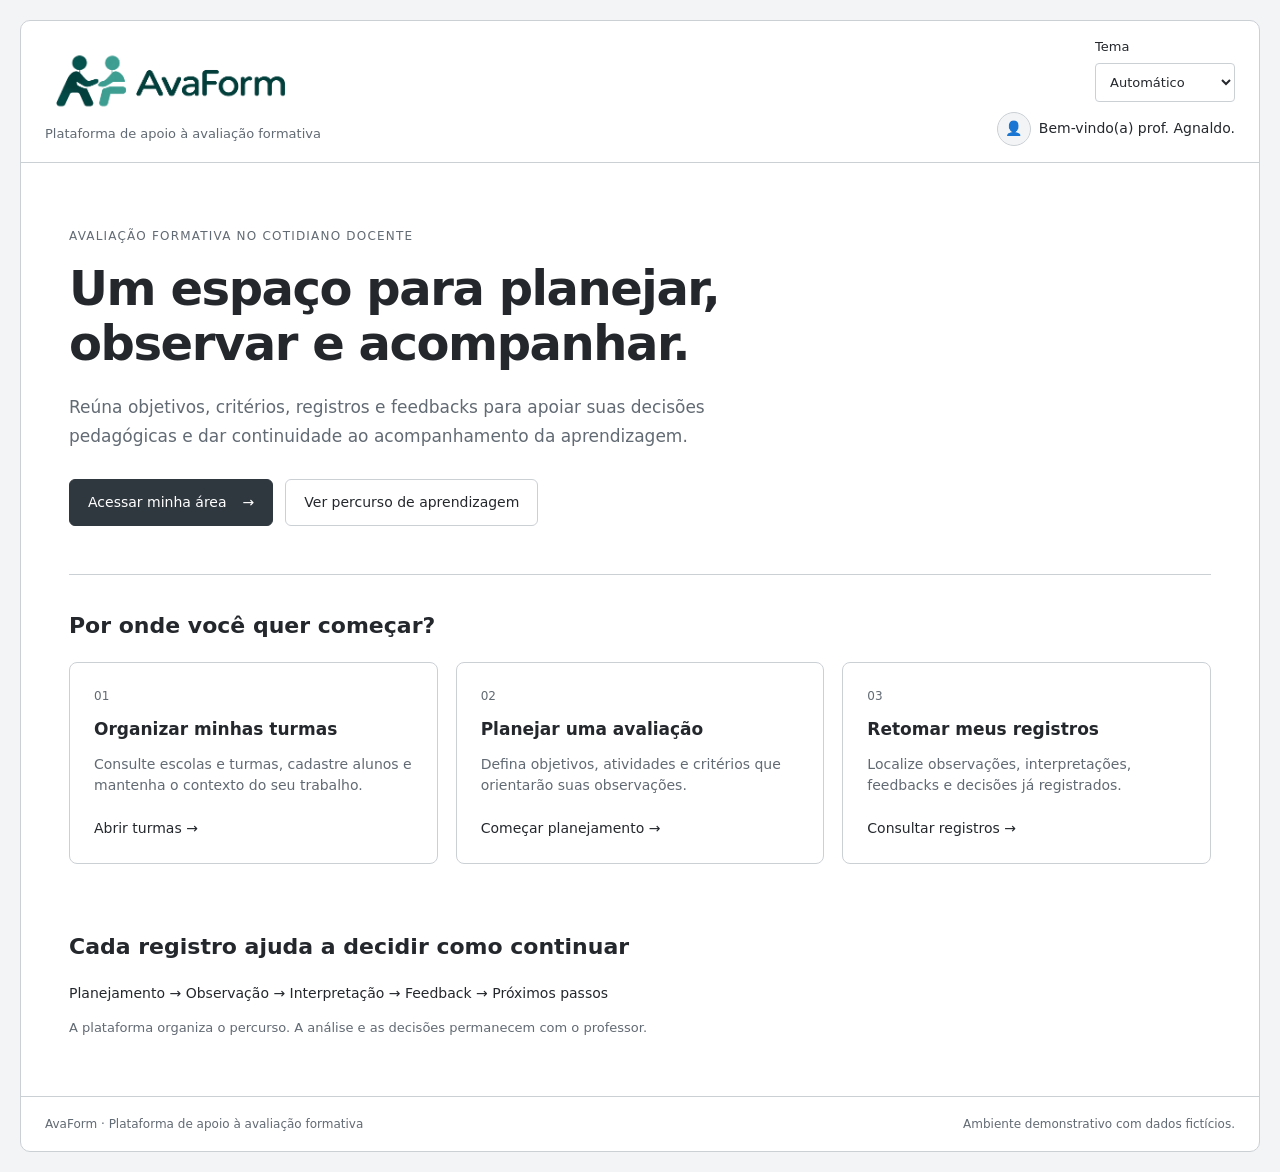
<file: index.html>
<!doctype html>
<html lang="pt-BR" data-avaform-public>
<head>
<meta charset="utf-8">
<meta name="viewport" content="width=device-width, initial-scale=1">
<meta name="description" content="AvaForm — Plataforma de apoio à avaliação formativa. Ambiente demonstrativo com dados fictícios.">
<meta http-equiv="Content-Security-Policy" content="default-src 'self'; script-src 'self' 'unsafe-inline'; style-src 'self'; img-src 'self' data:; connect-src 'none'; object-src 'none'; base-uri 'none'; form-action 'none'">
<title>AvaForm — Plataforma de apoio à avaliação formativa</title>
<link rel="stylesheet" href="assets/avaform.css">
<script src="assets/tema.js" defer></script>
</head>
<body>
<div id="qualificacao-esboco">
<header><div class="brand"><img id="q-logo" src="assets/logo-avaform-claro.webp" data-light-src="assets/logo-avaform-claro.webp" data-dark-src="assets/logo-avaform-escuro.webp" alt="AvaForm" width="2172" height="724"><span>Plataforma de apoio à avaliação formativa</span></div>
<label class="theme-select">Tema<select id="q-theme"><option value="auto">Automático</option><option value="light">Claro</option><option value="dark">Escuro</option></select></label>
<a class="profile-link" href="perfil.html" aria-label="Abrir perfil de demonstração do professor Agnaldo"><span class="avatar" aria-hidden="true">&#128100;</span><span>Bem-vindo(a) prof. Agnaldo.</span></a>
</header>
<main class="landing-main" id="conteudo-principal">
<section class="hero">
<p class="eyebrow">AVALIAÇÃO FORMATIVA NO COTIDIANO DOCENTE</p>
<h1>Um espaço para planejar,<br>observar e acompanhar.</h1>
<p class="hero-copy">Reúna objetivos, critérios, registros e feedbacks para apoiar suas decisões pedagógicas e dar continuidade ao acompanhamento da aprendizagem.</p>
<div class="hero-actions">
<a class="action-primary" href="plataforma.html">Acessar minha área <span aria-hidden="true">→</span></a>
<a class="action-secondary" href="plataforma.html?secao=percurso">Ver percurso de aprendizagem</a>
</div>
</section>
<section class="entry-section" aria-labelledby="entry-heading">
<h2 id="entry-heading">Por onde você quer começar?</h2>
<div class="entry-grid">
<a class="entry-card" href="plataforma.html?secao=turmas"><span class="entry-number">01</span><h3>Organizar minhas turmas</h3><p>Consulte escolas e turmas, cadastre alunos e mantenha o contexto do seu trabalho.</p><span class="entry-go">Abrir turmas →</span></a>
<a class="entry-card" href="plataforma.html?secao=planejar"><span class="entry-number">02</span><h3>Planejar uma avaliação</h3><p>Defina objetivos, atividades e critérios que orientarão suas observações.</p><span class="entry-go">Começar planejamento →</span></a>
<a class="entry-card" href="plataforma.html?secao=registros"><span class="entry-number">03</span><h3>Retomar meus registros</h3><p>Localize observações, interpretações, feedbacks e decisões já registrados.</p><span class="entry-go">Consultar registros →</span></a>
</div>
</section>
<section class="cycle-section" aria-labelledby="cycle-heading"><h2 id="cycle-heading">Cada registro ajuda a decidir como continuar</h2><p>Planejamento → Observação → Interpretação → Feedback → Próximos passos</p><p class="subtle">A plataforma organiza o percurso. A análise e as decisões permanecem com o professor.</p></section>
</main>
<footer class="site-footer"><span>AvaForm · Plataforma de apoio à avaliação formativa</span><span>Ambiente demonstrativo com dados fictícios.</span></footer>

</div>
<noscript>Ative o JavaScript para navegar pela demonstração.</noscript>
</body></html>
</file>
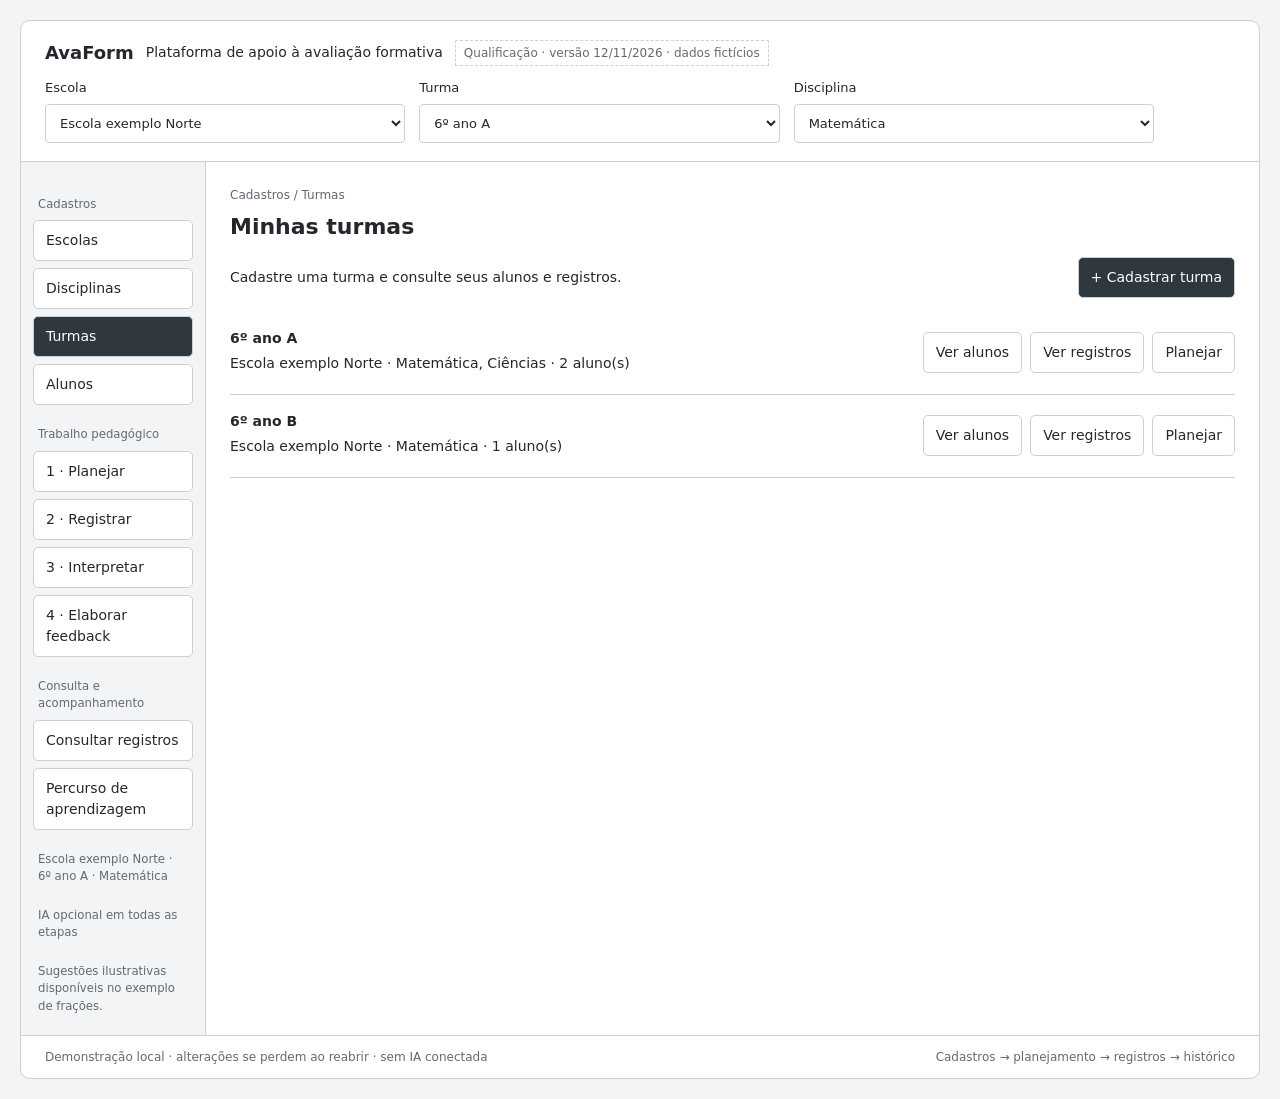
<file: qualificacao-2026-11-12/index.html>
<!doctype html>
<html lang="pt-BR">
<head>
<meta charset="utf-8">
<meta name="viewport" content="width=device-width, initial-scale=1">
<meta name="description" content="AvaForm: esboço navegável de uma plataforma de apoio à avaliação formativa, com dados fictícios.">
<meta http-equiv="Content-Security-Policy" content="default-src 'none'; script-src 'unsafe-inline'; style-src 'unsafe-inline'; img-src data: blob:; connect-src 'none'; object-src 'none'; base-uri 'none'; form-action 'none'">
<title>AvaForm — Esboço para qualificação</title>
<style>
:root { color-scheme: light dark; }
body { margin: 0; padding: 20px; background: light-dark(#f3f4f5,#171a1e); }
#qualificacao-esboco { max-width: 1280px; margin: auto; }
.cursor-interaction, button:not(:disabled) { cursor: pointer; }
button:disabled { opacity: .5; cursor: not-allowed; }
@media (max-width: 620px) { body { padding: 8px; } }
</style>
</head>
<body>
<div id="qualificacao-esboco">
<style>
#qualificacao-esboco{--paper:light-dark(#ffffff,#202327);--ink:light-dark(#24282d,#edf0f2);--dim:light-dark(#626a73,#b4bdc5);--line:light-dark(#cbd0d5,#555e67);--wash:light-dark(#f3f4f5,#2b3035);--active:light-dark(#30383f,#dbe1e5);--onactive:light-dark(#ffffff,#202327);font:14px/1.5 system-ui,sans-serif;color:var(--ink);background:var(--paper);border:1px solid var(--line);border-radius:10px;overflow:hidden}
#qualificacao-esboco *{box-sizing:border-box}
#qualificacao-esboco header{padding:18px 24px;border-bottom:1px solid var(--line);display:flex;align-items:center;flex-wrap:wrap;gap:12px;padding-right:105px}
#qualificacao-esboco header strong{font-size:18px;font-weight:600}
#qualificacao-esboco .tag{font-size:12px;color:var(--dim);border:1px dashed var(--line);padding:3px 8px}
#qualificacao-esboco .workspace{display:grid;grid-template-columns:185px minmax(0,1fr)}
#qualificacao-esboco nav{padding:20px 12px;background:var(--wash);border-right:1px solid var(--line);display:flex;flex-direction:column;gap:7px}
#qualificacao-esboco button{font:inherit;color:var(--ink);background:var(--paper);border:1px solid var(--line);border-radius:5px;padding:9px 12px;text-align:left}
#qualificacao-esboco button:hover{background:var(--wash)}
#qualificacao-esboco button[aria-selected="true"],#qualificacao-esboco .primary{background:var(--active);color:var(--onactive)}
#qualificacao-esboco nav small{color:var(--dim);margin:14px 5px 0}
#qualificacao-esboco main{padding:24px;min-width:0}
#qualificacao-esboco h2{font-size:22px;margin:6px 0 4px;font-weight:600}
#qualificacao-esboco h3{font-size:15px;margin:0 0 10px;font-weight:600}
#qualificacao-esboco p{margin:0 0 14px}
#qualificacao-esboco .context{font-size:12px;color:var(--dim)}
#qualificacao-esboco .fields{display:grid;grid-template-columns:1fr 1fr;gap:16px;margin:20px 0}
#qualificacao-esboco label{display:block;font-size:13px}
#qualificacao-esboco input,#qualificacao-esboco textarea,#qualificacao-esboco select{display:block;width:100%;font:inherit;color:var(--ink);background:var(--paper);border:1px solid var(--line);border-radius:4px;padding:10px;margin-top:6px}
#qualificacao-esboco textarea{resize:vertical;min-height:92px}
#qualificacao-esboco .full{grid-column:1/-1}
#qualificacao-esboco .box{border:1px dashed var(--line);padding:16px;margin:18px 0;background:var(--wash)}
#qualificacao-esboco .box p:last-child{margin-bottom:0}
#qualificacao-esboco .actions{display:flex;flex-wrap:wrap;gap:8px;margin-top:18px}
#qualificacao-esboco .fine{font-size:12px;color:var(--dim)}
#qualificacao-esboco .timeline{border-left:2px solid var(--line);margin:20px 0 20px 7px;padding-left:22px}
#qualificacao-esboco .event{margin-bottom:22px}
#qualificacao-esboco .event strong{display:block;margin-bottom:4px}
#qualificacao-esboco footer{border-top:1px solid var(--line);padding:12px 24px;display:flex;justify-content:space-between;gap:12px;flex-wrap:wrap;font-size:12px;color:var(--dim)}
#qualificacao-esboco [hidden]{display:none!important}
#qualificacao-esboco .list-item{padding:16px 0;border-bottom:1px solid var(--line);display:flex;justify-content:space-between;align-items:center;gap:14px;flex-wrap:wrap}
#qualificacao-esboco .list-item p{margin:4px 0}
#qualificacao-esboco .list-item .actions{margin:0}
#qualificacao-esboco .toolbar{display:flex;justify-content:space-between;align-items:center;gap:12px;flex-wrap:wrap;margin:14px 0}
#qualificacao-esboco .context-switch{flex:1 1 170px;min-width:0}
#qualificacao-esboco .context-selectors{display:flex;flex-wrap:wrap;gap:14px;width:100%}
#qualificacao-esboco .detail{margin:18px 0;padding:16px;border:1px solid var(--line);border-radius:5px;background:var(--wash)}
#qualificacao-esboco .detail p{white-space:pre-wrap;overflow-wrap:anywhere}
@media(max-width:620px){#qualificacao-esboco .workspace{grid-template-columns:1fr}#qualificacao-esboco nav{flex-direction:row;flex-wrap:wrap;border-right:0;border-bottom:1px solid var(--line)}#qualificacao-esboco nav button{flex:1 1 130px}#qualificacao-esboco nav small{width:100%}#qualificacao-esboco main{padding:16px}#qualificacao-esboco .fields{grid-template-columns:1fr}#qualificacao-esboco header{padding-left:16px}}
</style>
<header><strong>AvaForm</strong><span>Plataforma de apoio à avaliação formativa</span><span class="tag">Qualificação · versão 12/11/2026 · dados fictícios</span>
<div class="context-selectors">
<label class="context-switch">Escola<select id="q-active-school"></select></label>
<label class="context-switch">Turma<select id="q-active-class"></select></label>
<label class="context-switch">Disciplina<select id="q-active-subject"></select></label>
</div></header>
<div class="workspace">
<nav role="tablist" aria-label="Etapas do trabalho docente">
<small>Cadastros</small>
<button type="button" id="q-tab-8" role="tab" aria-controls="q-panel-8" aria-selected="false">Escolas</button>
<button type="button" id="q-tab-9" role="tab" aria-controls="q-panel-9" aria-selected="false">Disciplinas</button>
<button type="button" id="q-tab-5" role="tab" aria-controls="q-panel-5" aria-selected="true">Turmas</button>
<button type="button" id="q-tab-6" role="tab" aria-controls="q-panel-6" aria-selected="false">Alunos</button>
<small>Trabalho pedagógico</small>
<button type="button" id="q-tab-0" role="tab" aria-controls="q-panel-0" aria-selected="false">1 · Planejar</button>
<button type="button" id="q-tab-1" role="tab" aria-controls="q-panel-1" aria-selected="false">2 · Registrar</button>
<button type="button" id="q-tab-2" role="tab" aria-controls="q-panel-2" aria-selected="false">3 · Interpretar</button>
<button type="button" id="q-tab-3" role="tab" aria-controls="q-panel-3" aria-selected="false">4 · Elaborar feedback</button>
<small>Consulta e acompanhamento</small>
<button type="button" id="q-tab-7" role="tab" aria-controls="q-panel-7" aria-selected="false">Consultar registros</button>
<button type="button" id="q-tab-4" role="tab" aria-controls="q-panel-4" aria-selected="false">Percurso de aprendizagem</button>
<small id="q-nav-context">Turma exemplo · 6º ano<br>Matemática</small>
<small>IA opcional em todas as etapas</small>
<small id="q-ai-context">Sugestões ilustrativas disponíveis no exemplo de Matemática.</small>
</nav>
<main>
<section id="q-panel-8" role="tabpanel" aria-labelledby="q-tab-8" hidden>
<div class="context">Cadastros / Escolas</div><h2>Minhas escolas</h2>
<div class="toolbar"><span>Organize as escolas em que você atua.</span><button type="button" class="primary" data-open-form="q-school-form">+ Cadastrar escola</button></div>
<form id="q-school-form" class="detail" hidden><h3>Nova escola</h3><div class="fields">
<label class="full">Nome da escola<input id="q-school-name" required placeholder="Ex.: Escola exemplo Centro"></label></div>
<div class="actions"><button type="submit" class="primary">Salvar escola</button><button type="button" data-close-form="q-school-form">Cancelar</button></div></form>
<div id="q-school-list"></div>
</section>
<section id="q-panel-9" role="tabpanel" aria-labelledby="q-tab-9" hidden>
<div class="context">Cadastros / Disciplinas</div><h2>Minhas disciplinas</h2>
<div class="toolbar"><span>Cadastre uma vez e vincule às turmas em que você leciona.</span><button type="button" class="primary" data-open-form="q-subject-form">+ Cadastrar disciplina</button></div>
<form id="q-subject-form" class="detail" hidden><h3>Nova disciplina</h3><div class="fields">
<label class="full">Nome da disciplina<input id="q-subject-name" required placeholder="Ex.: História"></label></div>
<div class="actions"><button type="submit" class="primary">Salvar disciplina</button><button type="button" data-close-form="q-subject-form">Cancelar</button></div></form>
<div id="q-subject-list"></div>
<form id="q-subject-link-form" class="detail"><h3>Vincular disciplina a uma turma</h3><div class="fields">
<label>Disciplina cadastrada<select id="q-link-subject" required></select></label>
<label>Escola e turma<select id="q-link-class" required></select></label></div>
<button type="submit" class="primary">Vincular à turma</button></form>
</section>
<section id="q-panel-5" role="tabpanel" aria-labelledby="q-tab-5">
<div class="context">Cadastros / Turmas</div><h2>Minhas turmas</h2>
<div class="toolbar"><span>Cadastre uma turma e consulte seus alunos e registros.</span><button type="button" class="primary" data-open-form="q-class-form">+ Cadastrar turma</button></div>
<form id="q-class-form" class="detail" hidden>
<h3>Nova turma · cadastro de demonstração</h3><div class="fields">
<label>Nome da turma<input id="q-class-name" required placeholder="Ex.: 6º ano C"></label>
<label>Escola cadastrada<select id="q-class-school" required></select></label>
<label>Ano / nível de ensino<input id="q-class-year" required placeholder="Ex.: 6º ano"></label>
<label>Disciplinas em que você atua<select id="q-class-subject" multiple size="4" required></select><span class="fine">Selecione uma ou mais disciplinas cadastradas.</span></label></div>
<div class="actions"><button class="primary" type="submit">Salvar turma</button><button type="button" data-close-form="q-class-form">Cancelar</button></div></form>
<div id="q-class-list"></div>
</section>
<section id="q-panel-6" role="tabpanel" aria-labelledby="q-tab-6" hidden>
<div class="context" data-class-context>Cadastros / Alunos</div><h2>Alunos da turma</h2>
<div class="toolbar"><span id="q-student-count"></span><button type="button" class="primary" data-open-form="q-student-form">+ Cadastrar aluno</button></div>
<form id="q-student-form" class="detail" hidden><h3>Novo aluno · cadastro de demonstração</h3><div class="fields">
<label>Nome de exibição<input id="q-student-name" required placeholder="Use um nome fictício neste esboço"></label>
<label>Identificador escolar · opcional<input id="q-student-code" placeholder="Ex.: EX-003"></label></div>
<div class="actions"><button class="primary" type="submit">Salvar aluno nesta turma</button><button type="button" data-close-form="q-student-form">Cancelar</button></div></form>
<div id="q-student-list"></div>
</section>
<section id="q-panel-7" role="tabpanel" aria-labelledby="q-tab-7" hidden>
<div class="context" data-class-context>Consulta / Registros pedagógicos</div><h2>Consultar registros</h2>
<p class="fine">Observações, interpretações, feedbacks e decisões vinculados ao aluno e à atividade.</p>
<div class="fields">
<label>Aluno<select id="q-filter-student"></select></label>
<label>Atividade<select id="q-filter-activity"></select></label>
<label>Período inicial<input type="date" id="q-filter-from"></label>
<label>Período final<input type="date" id="q-filter-to"></label>
</div>
<div class="toolbar"><span id="q-record-count" role="status"></span><button type="button" class="primary" id="q-new-record">+ Novo registro</button></div>
<div id="q-record-list"></div>
<section class="detail" id="q-record-detail" hidden aria-label="Detalhes do registro selecionado">
<h3 id="q-detail-title"></h3><div id="q-detail-content"></div>
<div class="actions"><button type="button" id="q-edit-record">Abrir para revisar</button><button type="button" id="q-detail-history">Ver percurso deste aluno</button><button type="button" data-close-form="q-record-detail">Fechar detalhes</button></div>
</section>
</section>
<section id="q-panel-0" role="tabpanel" aria-labelledby="q-tab-0" hidden>
<div class="context" data-class-context></div><h2>Planejar a avaliação</h2><p>Defina o que observar e quais critérios orientarão a análise.</p>
<div class="fields">
<label>Nome da atividade<input id="q-plan-name" value="Comparação de frações"></label>
<label>Instrumento<select><option>Resolução de problemas com justificativa</option><option>Observação durante atividade</option><option>Discussão em grupo</option></select></label>
<label class="full">Objetivo de aprendizagem<textarea id="q-plan-objective">Comparar frações e explicar a estratégia utilizada.</textarea></label>
<label class="full">Habilidade da BNCC<input id="q-plan-bncc" placeholder="Selecionar no catálogo da BNCC"></label>
<label class="full">Critérios<textarea id="q-plan-criteria">• Compara as frações propostas.
• Justifica a comparação com desenho ou argumento.
• Revê a estratégia quando encontra uma inconsistência.</textarea></label>
</div>
<div class="actions"><button type="button" data-ai="plan">Solicitar ideias à IA · opcional</button><button type="button" class="primary" data-next="1">Salvar planejamento e registrar →</button></div>
<div class="box" id="q-ai-plan" hidden><h3>Exemplo de sugestão · ainda não incorporada</h3><p>Propor a comparação de 1/2 e 1/3 com desenhos de inteiros do mesmo tamanho e pedir que o estudante explique sua escolha.</p><button type="button" data-status="Sugestão disponível para revisão do professor.">Revisar proposta</button></div>
</section>
<section id="q-panel-1" role="tabpanel" aria-labelledby="q-tab-1" hidden>
<div class="context" data-class-context></div><h2>Registrar uma observação</h2><p>Relacione o registro à atividade e aos critérios planejados.</p>
<div class="fields"><label>Estudante<select id="q-record-student"></select></label><label>Data do registro<input type="date" id="q-record-date" value="2026-11-12"></label><label class="full">Atividade vinculada<input id="q-record-activity" value="Comparação de frações" readonly></label>
<label class="full">Observação do professor<textarea id="q-observation">Ao comparar 1/2 e 1/3, escolheu 1/3 e explicou: “3 é maior que 2”. Ainda não utilizou desenho para justificar.</textarea></label></div>
<div class="box"><h3>Produção do estudante · anexo opcional</h3><p class="fine">Fotografia, arquivo ou registro textual. Nenhum arquivo será enviado.</p><label>Selecionar arquivo para demonstração<input type="file" id="q-attachment"></label><p id="q-attachment-label" class="fine">Sem anexo.</p></div>
<div class="actions"><button type="button" class="primary" data-next="2">Salvar registro e interpretar →</button></div>
</section>
<section id="q-panel-2" role="tabpanel" aria-labelledby="q-tab-2" hidden>
<div class="context" data-student-context></div><h2>Interpretar as evidências</h2>
<div class="box"><h3>Registro consultado</h3><p id="q-observation-preview">Ao comparar 1/2 e 1/3, escolheu 1/3 e explicou: “3 é maior que 2”. Ainda não utilizou desenho para justificar.</p><p class="fine" id="q-criteria-preview"></p></div>
<label>Interpretação do professor<textarea id="q-interpretation" placeholder="O que este registro permite compreender? O que ainda precisa ser observado?"></textarea></label>
<div class="actions"><button type="button" data-ai="interpret">Solicitar apoio da IA · opcional</button><button type="button" class="primary" data-next="3">Salvar interpretação e elaborar feedback →</button></div>
<div class="box" id="q-ai-interpret" hidden><h3>Sugestão ilustrativa da IA · aguarda revisão</h3><p>O argumento registrado sugere uma comparação dos denominadores como números naturais. Uma nova atividade com representações do mesmo inteiro pode ajudar a investigar a estratégia.</p><div class="actions"><button type="button" id="q-use-interpret">Usar como rascunho e editar</button><button type="button" data-dismiss="interpret">Descartar sugestão</button></div></div>
</section>
<section id="q-panel-3" role="tabpanel" aria-labelledby="q-tab-3" hidden>
<div class="context" data-student-context></div><h2>Elaborar o feedback</h2><p>Prepare uma devolutiva ligada ao registro e aos próximos passos.</p>
<div class="box"><h3>Contexto da devolutiva</h3><p id="q-objective-preview"></p><p id="q-feedback-evidence" class="fine"></p></div>
<label>Feedback do professor<textarea id="q-feedback" placeholder="Escreva sua devolutiva ou revise uma sugestão da IA."></textarea></label>
<div class="actions"><button type="button" data-ai="feedback">Solicitar rascunho à IA · opcional</button><button type="button" class="primary" data-next="4">Salvar feedback e ver percurso →</button></div>
<div class="box" id="q-ai-feedback" hidden><h3>Rascunho ilustrativo da IA</h3><p>Você explicou sua escolha comparando os números 2 e 3. Agora desenhe dois retângulos iguais: divida um em duas partes iguais e o outro em três. Pinte uma parte de cada e compare. Sua resposta continua a mesma? Explique.</p><div class="actions"><button type="button" id="q-use-feedback">Usar como rascunho e editar</button><button type="button" data-dismiss="feedback">Descartar sugestão</button></div></div>
</section>
<section id="q-panel-4" role="tabpanel" aria-labelledby="q-tab-4" hidden>
<div class="context" data-class-context></div><h2>Percurso de aprendizagem</h2>
<p class="fine">Relacione as evidências de diferentes momentos e registre os próximos passos pedagógicos.</p>
<label>Aluno<select id="q-history-student"></select></label>
<section class="detail" aria-label="Comparação de momentos"><h3>Entre os momentos registrados</h3><div id="q-moments"></div>
<label>Reflexão do professor sobre o percurso<textarea id="q-course-reflection" placeholder="O que mudou? Que dificuldades permanecem? Que outras evidências são necessárias?"></textarea></label>
<div class="actions"><button type="button" id="q-save-reflection">Salvar reflexão sobre o percurso</button></div></section>
<h3>Registros em sequência</h3>
<div class="timeline" id="q-history-list"></div>
<div class="detail" id="q-decision-editor">
<h3>Decisão vinculada ao registro em revisão</h3><p id="q-decision-context" class="fine"></p>
<label>Intervenção planejada<textarea id="q-decision">Retomar a comparação com desenhos de inteiros do mesmo tamanho e solicitar uma nova justificativa.</textarea></label>
<div class="fields"><label>O que observar no próximo encontro?<textarea id="q-next-observation">Como o estudante relaciona a quantidade de partes ao tamanho de cada parte.</textarea></label><label>Próxima atividade<input id="q-next-activity" value="Nova comparação com representação visual"></label></div>
<div class="actions"><button type="button" id="q-save-decision" class="primary">Salvar decisão no registro</button></div></div>
<div class="actions"><button type="button" id="q-history-new">+ Nova evidência deste aluno</button><button type="button" data-next="7">Consultar todos os registros</button></div>
</section>
</main></div>
<footer><span id="q-status" role="status" aria-live="polite">Demonstração local · alterações se perdem ao reabrir · sem IA conectada</span><span>Cadastros → planejamento → registros → histórico</span></footer>
<script>
(function(){
const root=document.getElementById('qualificacao-esboco');
const $=id=>root.querySelector('#'+id);
const status=$('q-status');
const classes=[{id:'c1',name:'6º ano A',school:'Escola exemplo Norte',year:'6º ano',subjects:['Matemática','Ciências']},{id:'c2',name:'6º ano B',school:'Escola exemplo Norte',year:'6º ano',subjects:['Matemática']},{id:'c3',name:'6º ano A',school:'Escola exemplo Sul',year:'6º ano',subjects:['Ciências','Matemática']}];
const schools=[...new Set(classes.map(c=>c.school))];
const subjects=[...new Set(classes.flatMap(c=>c.subjects))];
const sameName=(a,b)=>a.localeCompare(b,undefined,{sensitivity:'base'})===0;
const students=[{id:'s1',classId:'c1',name:'Estudante A · fictício',code:'EX-001'},{id:'s2',classId:'c1',name:'Estudante B · fictício',code:'EX-002'},{id:'s3',classId:'c2',name:'Estudante C · fictício',code:'EX-003'}];
const plan={activity:'Comparação de frações',objective:'Comparar frações e explicar a estratégia utilizada.',criteria:'Compara as frações; justifica a estratégia; revê inconsistências.',bncc:''};
const records=[
{...plan,id:'r1',classId:'c1',studentId:'s1',date:'2026-11-05',observation:'Ao comparar 1/2 e 1/3, escolheu 1/3 porque 3 é maior que 2.',interpretation:'A justificativa sugere comparação dos denominadores como números naturais. É necessário investigar essa hipótese.',feedback:'Desenhe dois retângulos iguais, divididos em duas e em três partes. Pinte uma parte de cada e explique sua comparação.',decision:'Retomar o problema com representações visuais.',nextObservation:'Observar a relação entre número de partes e tamanho de cada parte.',nextActivity:'Comparação com desenhos',attachment:'',origin:'Exemplo preenchido para demonstração'},
{...plan,id:'r2',classId:'c1',studentId:'s1',date:'2026-11-12',observation:'Com desenhos de inteiros iguais, indicou 1/2 como maior que 1/3 e explicou que cada metade ocupa mais espaço.',interpretation:'Neste problema, a justificativa relaciona a comparação à representação. Ainda é preciso observar outras situações.',feedback:'Seu desenho ajudou a explicar a comparação. Como você compararia 1/4 e 1/2?',decision:'Propor outra comparação e pedir justificativa sem oferecer o desenho pronto.',nextObservation:'Verificar a estratégia em outro problema.',nextActivity:'Comparação de 1/4 e 1/2',attachment:'',origin:'Exemplo preenchido para demonstração'},
{...plan,id:'r3',classId:'c1',studentId:'s2',date:'2026-11-05',observation:'Comparou corretamente 1/2 e 1/3 com um desenho, mas não explicou oralmente sua estratégia.',interpretation:'A representação é pertinente ao problema; é necessário ouvir a explicação.',feedback:'Conte como o desenho ajudou você a decidir.',decision:'Organizar uma conversa breve sobre a produção.',nextObservation:'Ouvir a justificativa do estudante.',nextActivity:'Explicação da estratégia',attachment:'',origin:'Exemplo preenchido para demonstração'}];
records.forEach(r=>r.subject='Matemática');
records.push({id:'r4',classId:'c1',subject:'Ciências',studentId:'s1',date:'2026-11-12',activity:'Observação de materiais',objective:'Descrever e comparar propriedades observáveis de materiais.',criteria:'Descreve propriedades e justifica o agrupamento.',bncc:'',observation:'Agrupou amostras pela aparência e descreveu diferenças de textura.',interpretation:'O registro permite retomar quais propriedades foram usadas no agrupamento.',feedback:'Que outra propriedade você poderia usar para organizar os materiais?',decision:'Solicitar outro agrupamento e comparar os critérios utilizados.',nextObservation:'Observar a justificativa da escolha das propriedades.',nextActivity:'Comparação de critérios de agrupamento',attachment:'',origin:'Exemplo preenchido para demonstração'});
let activeSchool=classes[0].school,activeClass='c1',activeSubject='Matemática',currentId=null,detailId=null,attachmentName='',seq=10;
const planningDrafts=new Map();
const courseReflections=new Map();
planningDrafts.set('c1|Ciências',['Observação de materiais','Descrever e comparar propriedades observáveis de materiais.','Descreve propriedades e justifica o agrupamento.','']);
const contextKey=()=>activeClass+'|'+activeSubject;
const planningFields=['q-plan-name','q-plan-objective','q-plan-criteria','q-plan-bncc'];
function rememberPlanning(){planningDrafts.set(contextKey(),planningFields.map(id=>$(id).value));}
function restorePlanning(){const saved=planningDrafts.get(contextKey())||['','','',''];planningFields.forEach((id,i)=>$(id).value=saved[i]);}
rememberPlanning();
const selectedStudent=()=>$('q-record-student').value;
const studentName=id=>students.find(s=>s.id===id)?.name||'Sem aluno selecionado';
function text(tag,value){const e=document.createElement(tag);e.textContent=value;return e;}
function button(label,fn){const b=text('button',label);b.type='button';b.className='cursor-interaction';b.addEventListener('click',fn);return b;}
function fillSelect(id,items,blank){const e=$(id),old=e.value;e.replaceChildren();if(blank)e.add(new Option(blank,''));items.forEach(x=>e.add(new Option(x.name,x.id)));if([...e.options].some(o=>o.value===old))e.value=old;}
function classStudents(){return students.filter(s=>s.classId===activeClass);}
function refreshContext(){
const c=classes.find(c=>c.id===activeClass);
fillSelect('q-active-school',schools.map(s=>({id:s,name:s})));$('q-active-school').value=activeSchool;
fillSelect('q-active-class',classes.filter(c=>c.school===activeSchool));$('q-active-class').value=activeClass;
fillSelect('q-active-subject',(c?.subjects||[]).map(s=>({id:s,name:s})));$('q-active-subject').value=activeSubject;
$('q-active-class').disabled=!c;$('q-active-subject').disabled=!c;
fillSelect('q-class-school',schools.map(s=>({id:s,name:s})));$('q-class-school').value=activeSchool;
const chosen=[...$('q-class-subject').selectedOptions].map(o=>o.value);
$('q-class-subject').replaceChildren();subjects.forEach(s=>{const o=new Option(s,s);o.selected=chosen.includes(s);$('q-class-subject').add(o);});
fillSelect('q-link-subject',subjects.map(s=>({id:s,name:s})));
fillSelect('q-link-class',classes.map(c=>({id:c.id,name:c.school+' / '+c.name})));
['q-tab-0','q-tab-1','q-tab-2','q-tab-3','q-tab-4','q-tab-6','q-new-record','q-history-new'].forEach(id=>$(id).disabled=!c);
['q-record-student','q-history-student'].forEach(id=>fillSelect(id,classStudents()));
fillSelect('q-filter-student',classStudents(),'Todos os alunos');
root.querySelectorAll('[data-class-context]').forEach(e=>e.textContent=activeSchool+' / '+(c?.name||'Sem turma')+' / '+(activeSubject||'Sem disciplina'));
$('q-nav-context').textContent=c?activeSchool+' · '+c.name+' · '+activeSubject:activeSchool+' · cadastre uma turma para iniciar';
$('q-student-count').textContent=classStudents().length+' aluno(s) · cadastro comum às disciplinas da turma';
refreshPreviews();renderSchools();renderSubjects();renderClasses();renderStudents();renderRecords();renderHistory();
}
function refreshPreviews(){
$('q-record-activity').value=$('q-plan-name').value;
$('q-observation-preview').textContent=$('q-observation').value;
$('q-criteria-preview').textContent='Critérios: '+$('q-plan-criteria').value;
$('q-objective-preview').textContent='Objetivo: '+$('q-plan-objective').value;
$('q-feedback-evidence').textContent='Registro: '+$('q-observation').value;
root.querySelectorAll('[data-student-context]').forEach(e=>e.textContent=studentName(selectedStudent())+' / '+$('q-plan-name').value);
root.querySelectorAll('[data-ai]').forEach(b=>b.disabled=activeSubject!=='Matemática');
$('q-ai-context').textContent=activeSubject==='Matemática'?'Sugestões ilustrativas disponíveis no exemplo de frações.':'Neste contexto, o preenchimento é manual; as sugestões ilustrativas são do exemplo de Matemática.';
root.querySelectorAll('[id^="q-ai-"]').forEach(e=>{if(activeSubject!=='Matemática')e.hidden=true;});
}
function show(n){
root.querySelectorAll('[role="tab"]').forEach(b=>b.setAttribute('aria-selected',String(b.id==='q-tab-'+n)));
root.querySelectorAll('[role="tabpanel"]').forEach(p=>p.hidden=p.id!=='q-panel-'+n);
refreshPreviews();if(n===5)renderClasses();if(n===6)renderStudents();if(n===7)renderRecords();if(n===4)renderHistory();if(n===8)renderSchools();if(n===9)renderSubjects();
}
function row(title,subtitle,actions){const e=text('div','');e.className='list-item';const info=text('div','');info.append(text('strong',title),text('p',subtitle));const a=text('div','');a.className='actions';actions.forEach(x=>a.append(button(x[0],x[1])));e.append(info,a);return e;}
function changeClass(id,subject){
rememberPlanning();activeClass=id||'';const c=classes.find(c=>c.id===id);if(c)activeSchool=c.school;activeSubject=c?(c.subjects.includes(subject)?subject:(c.subjects.includes(activeSubject)?activeSubject:c.subjects[0])):'';restorePlanning();
currentId=null;detailId=null;$('q-record-detail').hidden=true;$('q-filter-student').value='';$('q-filter-activity').value='';
['q-observation','q-interpretation','q-feedback','q-decision','q-next-observation','q-next-activity'].forEach(id=>$(id).value='');
attachmentName='';$('q-attachment').value='';$('q-attachment-label').textContent='Sem anexo.';refreshContext();
status.textContent=c?'Contexto: '+activeSchool+' / '+c.name+' / '+activeSubject+'. Consulte os registros salvos neste contexto.':'Escola selecionada. Cadastre uma turma e vincule suas disciplinas para iniciar.';
}
function selectSchool(name){const c=classes.find(c=>c.school===name);if(c)changeClass(c.id);else{rememberPlanning();activeSchool=name;changeClass(null);}show(5);}
function renderSchools(){
const list=$('q-school-list');list.replaceChildren();
schools.forEach(s=>list.append(row(s,classes.filter(c=>c.school===s).length+' turma(s) cadastrada(s)',[
['Ver turmas',()=>selectSchool(s)],
['Cadastrar turma',()=>{selectSchool(s);$('q-class-form').hidden=false;}]
])));
}
function renderSubjects(){
const list=$('q-subject-list');list.replaceChildren();
subjects.forEach(s=>{const linked=classes.filter(c=>c.subjects.includes(s));list.append(row(s,linked.length?linked.map(c=>c.school+' / '+c.name).join(' · '):'Ainda não vinculada a uma turma',[
['Vincular a uma turma',()=>{$('q-link-subject').value=s;$('q-link-class').focus();}]
]));});
$('q-subject-link-form').hidden=!classes.length;
}
function renderClasses(){
const list=$('q-class-list');list.replaceChildren();
classes.filter(c=>c.school===activeSchool).forEach(c=>{const count=students.filter(s=>s.classId===c.id).length;list.append(row(c.name,c.school+' · '+c.subjects.join(', ')+' · '+count+' aluno(s)',[
['Ver alunos',()=>{changeClass(c.id);show(6);}],
['Ver registros',()=>{changeClass(c.id);show(7);}],
['Planejar',()=>{changeClass(c.id);show(0);}]
]));});
if(!list.children.length)list.append(text('p','Esta escola ainda não possui turmas. Use Cadastrar turma para iniciar.'));
}
function renderStudents(){
const list=$('q-student-list');list.replaceChildren();$('q-student-count').textContent=classStudents().length+' aluno(s) · cadastro comum às disciplinas da turma';
classStudents().forEach(s=>list.append(row(s.name,s.code||'Sem identificador',[
['Ver registros',()=>{$('q-filter-student').value=s.id;show(7);}],
['Ver percurso',()=>{$('q-history-student').value=s.id;show(4);}],
['Novo registro',()=>newRecord(s.id)]
])));
if(!classStudents().length)list.append(text('p','Nenhum aluno cadastrado nesta turma.'));
}
function renderRecords(){
const own=records.filter(r=>r.classId===activeClass&&r.subject===activeSubject);
fillSelect('q-filter-activity',[...new Set(own.map(r=>r.activity))].map(a=>({id:a,name:a})),'Todas as atividades');
const sid=$('q-filter-student').value,activity=$('q-filter-activity').value,from=$('q-filter-from').value,to=$('q-filter-to').value;
const filtered=own.filter(r=>(!sid||r.studentId===sid)&&(!activity||r.activity===activity)&&(!from||r.date>=from)&&(!to||r.date<=to)).sort((a,b)=>b.date.localeCompare(a.date));
$('q-record-count').textContent=filtered.length+' registro(s) encontrado(s)';
const list=$('q-record-list');list.replaceChildren();
filtered.forEach(r=>list.append(row(studentName(r.studentId),r.date.split('-').reverse().join('/')+' · '+r.activity+' · '+(r.feedback?'Com feedback':'Feedback a elaborar'),[['Abrir registro',()=>openDetail(r.id)]])));
if(!filtered.length)list.append(text('p','Nenhum registro para os filtros selecionados.'));
}
function openDetail(id){
detailId=id;const r=records.find(r=>r.id===id);$('q-detail-title').textContent=studentName(r.studentId)+' · '+r.date.split('-').reverse().join('/');
const d=$('q-detail-content');d.replaceChildren();
[['Escola',classes.find(c=>c.id===r.classId).school],['Turma',classes.find(c=>c.id===r.classId).name],['Disciplina',r.subject],['Atividade',r.activity],['Objetivo',r.objective],['Critérios',r.criteria],['BNCC',r.bncc||'Não selecionada neste esboço'],['Observação',r.observation],['Interpretação docente',r.interpretation],['Feedback',r.feedback],['Decisão pedagógica',r.decision],['Próxima observação',r.nextObservation],['Próxima atividade',r.nextActivity],['Anexo',r.attachment||'Sem anexo'],['Origem',r.origin]].forEach(([k,v])=>d.append(text('h3',k),text('p',v||'Ainda não registrado.')));
$('q-record-detail').hidden=false;
}
function loadRecord(id,view=1){
const r=records.find(r=>r.id===id);if(r.classId!==activeClass||r.subject!==activeSubject)changeClass(r.classId,r.subject);currentId=id;
$('q-record-student').value=r.studentId;$('q-history-student').value=r.studentId;
[['q-record-date',r.date],['q-plan-name',r.activity],['q-plan-objective',r.objective],['q-plan-criteria',r.criteria],['q-plan-bncc',r.bncc],['q-observation',r.observation],['q-interpretation',r.interpretation],['q-feedback',r.feedback],['q-decision',r.decision],['q-next-observation',r.nextObservation],['q-next-activity',r.nextActivity]].forEach(([id,v])=>$(id).value=v||'');
attachmentName=r.attachment||'';$('q-attachment-label').textContent=attachmentName||'Sem anexo.';show(view);
}
function saveRecord(){
if(!activeClass||!activeSubject){status.textContent='Selecione escola, turma e disciplina antes de salvar.';return false;}
if(!selectedStudent()){status.textContent='Cadastre e selecione um aluno antes de salvar o registro.';return false;}
if(!$('q-observation').value.trim()||!$('q-record-date').value||!$('q-plan-name').value.trim()){status.textContent='Informe atividade, data e observação para salvar.';return false;}
let r=records.find(r=>r.id===currentId);if(!r){r={id:'r'+(++seq)};records.push(r);currentId=r.id;}
Object.assign(r,{classId:activeClass,subject:activeSubject,studentId:selectedStudent(),date:$('q-record-date').value,activity:$('q-plan-name').value,objective:$('q-plan-objective').value,criteria:$('q-plan-criteria').value,bncc:$('q-plan-bncc').value,observation:$('q-observation').value,interpretation:$('q-interpretation').value,feedback:$('q-feedback').value,decision:$('q-decision').value,nextObservation:$('q-next-observation').value,nextActivity:$('q-next-activity').value,attachment:attachmentName,origin:'Salvo nesta demonstração · não persistente'});
$('q-history-student').value=r.studentId;status.textContent='Registro salvo nesta demonstração. Consulte em Consultar registros ou no histórico do aluno.';return true;
}
function newRecord(sid){
currentId=null;if(sid)$('q-record-student').value=sid;
['q-observation','q-interpretation','q-feedback','q-decision','q-next-observation','q-next-activity'].forEach(id=>$(id).value='');attachmentName='';$('q-attachment').value='';$('q-attachment-label').textContent='Sem anexo.';
show(1);status.textContent='Novo registro · preencha a observação e salve.';
}
function renderHistory(){
const sid=$('q-history-student').value,list=$('q-history-list');list.replaceChildren();
const moments=records.filter(r=>r.classId===activeClass&&r.subject===activeSubject&&r.studentId===sid).sort((a,b)=>a.date.localeCompare(b.date));
const summary=$('q-moments');summary.replaceChildren();
if(moments.length>1){
const first=moments[0],last=moments[moments.length-1];
summary.append(text('h3','Primeiro momento · '+first.date.split('-').reverse().join('/')),text('p',first.activity+': '+first.observation),text('h3','Momento mais recente · '+last.date.split('-').reverse().join('/')),text('p',last.activity+': '+last.observation),text('p','A comparação reúne registros do contexto selecionado. A interpretação do percurso cabe ao professor.'));
}else summary.append(text('p',moments.length?'Há apenas um momento registrado. Novas evidências permitirão examinar o percurso.':'Ainda não há evidências registradas para comparar.'));
$('q-course-reflection').value=courseReflections.get(contextKey()+'|'+sid)||'';
$('q-save-reflection').disabled=!sid;
records.filter(r=>r.classId===activeClass&&r.subject===activeSubject&&r.studentId===sid).sort((a,b)=>a.date.localeCompare(b.date)).forEach(r=>{
const e=text('div','');e.className='event';e.append(text('strong',r.date.split('-').reverse().join('/')+' · '+r.activity),text('p',r.observation),text('p','Interpretação: '+(r.interpretation||'A elaborar')),text('p','Feedback: '+(r.feedback||'A elaborar')),text('p','Decisão: '+(r.decision||'A registrar')),button('Revisar este registro',()=>loadRecord(r.id,4)));list.append(e);
});
if(!list.children.length)list.append(text('p','Ainda não há registros para este aluno.'));
const r=records.find(r=>r.id===currentId);
$('q-decision-editor').hidden=!r||r.studentId!==sid;
$('q-decision-context').textContent=r?r.date.split('-').reverse().join('/')+' · '+r.activity:'';
}
root.querySelectorAll('[role="tab"]').forEach(b=>b.addEventListener('click',()=>show(Number(b.id.split('-').pop()))));
root.querySelectorAll('[data-next]').forEach(b=>b.addEventListener('click',()=>{
const n=Number(b.dataset.next);if([2,3,4].includes(n)&&!saveRecord())return;
if(n===1)status.textContent='Planejamento mantido nesta demonstração. Selecione um aluno e registre uma observação.';
show(n);
}));
$('q-active-school').addEventListener('change',()=>selectSchool($('q-active-school').value));
$('q-active-class').addEventListener('change',()=>{changeClass($('q-active-class').value);show(5);});
$('q-active-subject').addEventListener('change',()=>{changeClass(activeClass,$('q-active-subject').value);show(7);});
root.querySelectorAll('[data-open-form]').forEach(b=>b.addEventListener('click',()=>$(b.dataset.openForm).hidden=false));
root.querySelectorAll('[data-close-form]').forEach(b=>b.addEventListener('click',()=>$(b.dataset.closeForm).hidden=true));
$('q-class-form').addEventListener('submit',e=>{e.preventDefault();const selected=[...$('q-class-subject').selectedOptions].map(o=>o.value);if(!selected.length){status.textContent='Selecione ao menos uma disciplina cadastrada.';return;}const name=$('q-class-name').value.trim(),school=$('q-class-school').value;if(!name||classes.some(c=>c.school===school&&sameName(c.name,name))){status.textContent='Informe um nome de turma ainda não cadastrado nesta escola.';return;}const id='c'+(++seq);classes.push({id,name,school,year:$('q-class-year').value.trim(),subjects:selected});$('q-class-form').reset();$('q-class-form').hidden=true;changeClass(id);status.textContent='Turma cadastrada nesta demonstração. Cadastre seus alunos.';show(6);});
$('q-school-form').addEventListener('submit',e=>{e.preventDefault();const name=$('q-school-name').value.trim();if(!name||schools.some(s=>sameName(s,name))){status.textContent='Informe um nome de escola ainda não cadastrado.';return;}schools.push(name);$('q-school-form').reset();$('q-school-form').hidden=true;selectSchool(name);$('q-class-form').hidden=false;status.textContent='Escola cadastrada e disponível no contexto. Cadastre sua primeira turma.';});
$('q-subject-form').addEventListener('submit',e=>{e.preventDefault();const name=$('q-subject-name').value.trim();if(!name||subjects.some(s=>sameName(s,name))){status.textContent='Informe uma disciplina ainda não cadastrada.';return;}subjects.push(name);$('q-subject-form').reset();$('q-subject-form').hidden=true;refreshContext();$('q-link-subject').value=name;status.textContent='Disciplina cadastrada. Vincule-a a uma turma para disponibilizá-la no contexto.';show(9);});
$('q-subject-link-form').addEventListener('submit',e=>{e.preventDefault();const c=classes.find(c=>c.id===$('q-link-class').value),s=$('q-link-subject').value;if(!c||!subjects.includes(s))return;if(!c.subjects.includes(s))c.subjects.push(s);changeClass(c.id,s);show(9);status.textContent='Disciplina vinculada à turma e selecionada no contexto desta demonstração.';});
$('q-student-form').addEventListener('submit',e=>{e.preventDefault();students.push({id:'s'+(++seq),classId:activeClass,name:$('q-student-name').value.trim(),code:$('q-student-code').value.trim()});$('q-student-form').reset();$('q-student-form').hidden=true;refreshContext();status.textContent='Aluno cadastrado nesta demonstração e disponível para novos registros.';});
['q-filter-student','q-filter-activity','q-filter-from','q-filter-to'].forEach(id=>$(id).addEventListener('change',()=>{$('q-record-detail').hidden=true;renderRecords();}));
$('q-history-student').addEventListener('change',renderHistory);
$('q-new-record').addEventListener('click',()=>newRecord($('q-filter-student').value));
$('q-history-new').addEventListener('click',()=>newRecord($('q-history-student').value));
$('q-edit-record').addEventListener('click',()=>loadRecord(detailId));
$('q-detail-history').addEventListener('click',()=>{const r=records.find(r=>r.id===detailId);$('q-history-student').value=r.studentId;show(4);});
$('q-save-decision').addEventListener('click',()=>{if(saveRecord())renderHistory();});
$('q-save-reflection').addEventListener('click',()=>{const sid=$('q-history-student').value;if(!sid)return;courseReflections.set(contextKey()+'|'+sid,$('q-course-reflection').value);status.textContent='Reflexão sobre o percurso salva nesta demonstração, vinculada ao aluno e ao contexto.';});
$('q-record-student').addEventListener('change',()=>newRecord(selectedStudent()));
$('q-attachment').addEventListener('change',()=>{attachmentName=$('q-attachment').files[0]?.name||'';$('q-attachment-label').textContent=attachmentName?'Arquivo selecionado apenas localmente: '+attachmentName:'Sem anexo.';});
root.querySelectorAll('[data-ai]').forEach(b=>b.addEventListener('click',()=>{$('q-ai-'+b.dataset.ai).hidden=false;status.textContent='Exemplo predefinido sobre frações · não é uma resposta gerada por IA.';}));
root.querySelectorAll('[data-dismiss]').forEach(b=>b.addEventListener('click',()=>{$('q-ai-'+b.dataset.dismiss).hidden=true;status.textContent='Sugestão descartada; seu texto foi preservado.';}));
root.querySelectorAll('[data-status]').forEach(b=>b.addEventListener('click',()=>status.textContent=b.dataset.status));
$('q-use-interpret').addEventListener('click',()=>{$('q-interpretation').value='O registro sugere comparação dos denominadores como números naturais. Preciso investigar essa hipótese com uma nova representação.';$('q-ai-interpret').hidden=true;status.textContent='Rascunho inserido para revisão docente.';});
$('q-use-feedback').addEventListener('click',()=>{$('q-feedback').value='Você explicou sua escolha comparando os números 2 e 3. Agora desenhe dois retângulos iguais: divida um em duas partes iguais e o outro em três. Pinte uma parte de cada e compare. Sua resposta continua a mesma? Explique.';$('q-ai-feedback').hidden=true;status.textContent='Rascunho inserido; revise antes de salvar.';});
root.querySelectorAll('button').forEach(b=>b.classList.add('cursor-interaction'));
refreshContext();show(5);
})();
</script>
</div>

<noscript>Ative o JavaScript para navegar pelo esboço da AvaForm.</noscript>
</body>
</html>
</file>
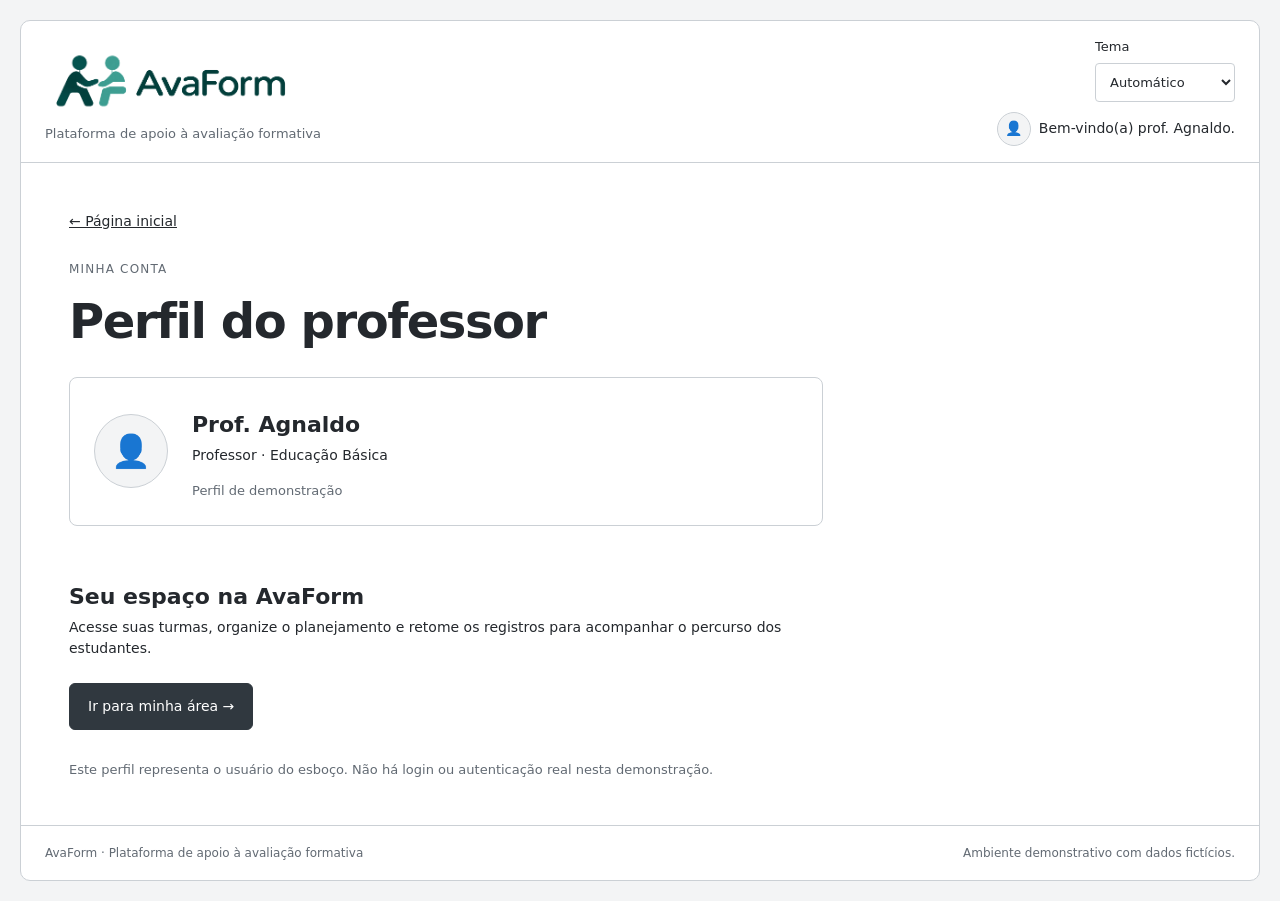
<file: perfil.html>
<!doctype html>
<html lang="pt-BR" data-avaform-public>
<head>
<meta charset="utf-8">
<meta name="viewport" content="width=device-width, initial-scale=1">
<meta name="description" content="AvaForm — Plataforma de apoio à avaliação formativa. Ambiente demonstrativo com dados fictícios.">
<meta http-equiv="Content-Security-Policy" content="default-src 'self'; script-src 'self' 'unsafe-inline'; style-src 'self'; img-src 'self' data:; connect-src 'none'; object-src 'none'; base-uri 'none'; form-action 'none'">
<title>Meu perfil — AvaForm</title>
<link rel="stylesheet" href="assets/avaform.css">
<script src="assets/tema.js" defer></script>
</head>
<body>
<div id="qualificacao-esboco">
<header><div class="brand"><img id="q-logo" src="assets/logo-avaform-claro.webp" data-light-src="assets/logo-avaform-claro.webp" data-dark-src="assets/logo-avaform-escuro.webp" alt="AvaForm" width="2172" height="724"><span>Plataforma de apoio à avaliação formativa</span></div>
<label class="theme-select">Tema<select id="q-theme"><option value="auto">Automático</option><option value="light">Claro</option><option value="dark">Escuro</option></select></label>
<a class="profile-link" href="perfil.html" aria-label="Abrir perfil de demonstração do professor Agnaldo"><span class="avatar" aria-hidden="true">&#128100;</span><span>Bem-vindo(a) prof. Agnaldo.</span></a>
</header>
<main class="landing-main profile-main" id="conteudo-principal">
<a class="back-link" href="index.html">← Página inicial</a>
<p class="eyebrow">MINHA CONTA</p>
<h1>Perfil do professor</h1>
<section class="profile-card" aria-labelledby="profile-name"><span class="large-avatar" aria-hidden="true">&#128100;</span><div><h2 id="profile-name">Prof. Agnaldo</h2><p>Professor · Educação Básica</p><span class="subtle">Perfil de demonstração</span></div></section>
<section class="profile-info"><h2>Seu espaço na AvaForm</h2><p>Acesse suas turmas, organize o planejamento e retome os registros para acompanhar o percurso dos estudantes.</p><a class="action-primary" href="plataforma.html">Ir para minha área →</a></section>
<p class="subtle">Este perfil representa o usuário do esboço. Não há login ou autenticação real nesta demonstração.</p>
</main>
<footer class="site-footer"><span>AvaForm · Plataforma de apoio à avaliação formativa</span><span>Ambiente demonstrativo com dados fictícios.</span></footer>

</div>
<noscript>Ative o JavaScript para navegar pela demonstração.</noscript>
</body></html>
</file>
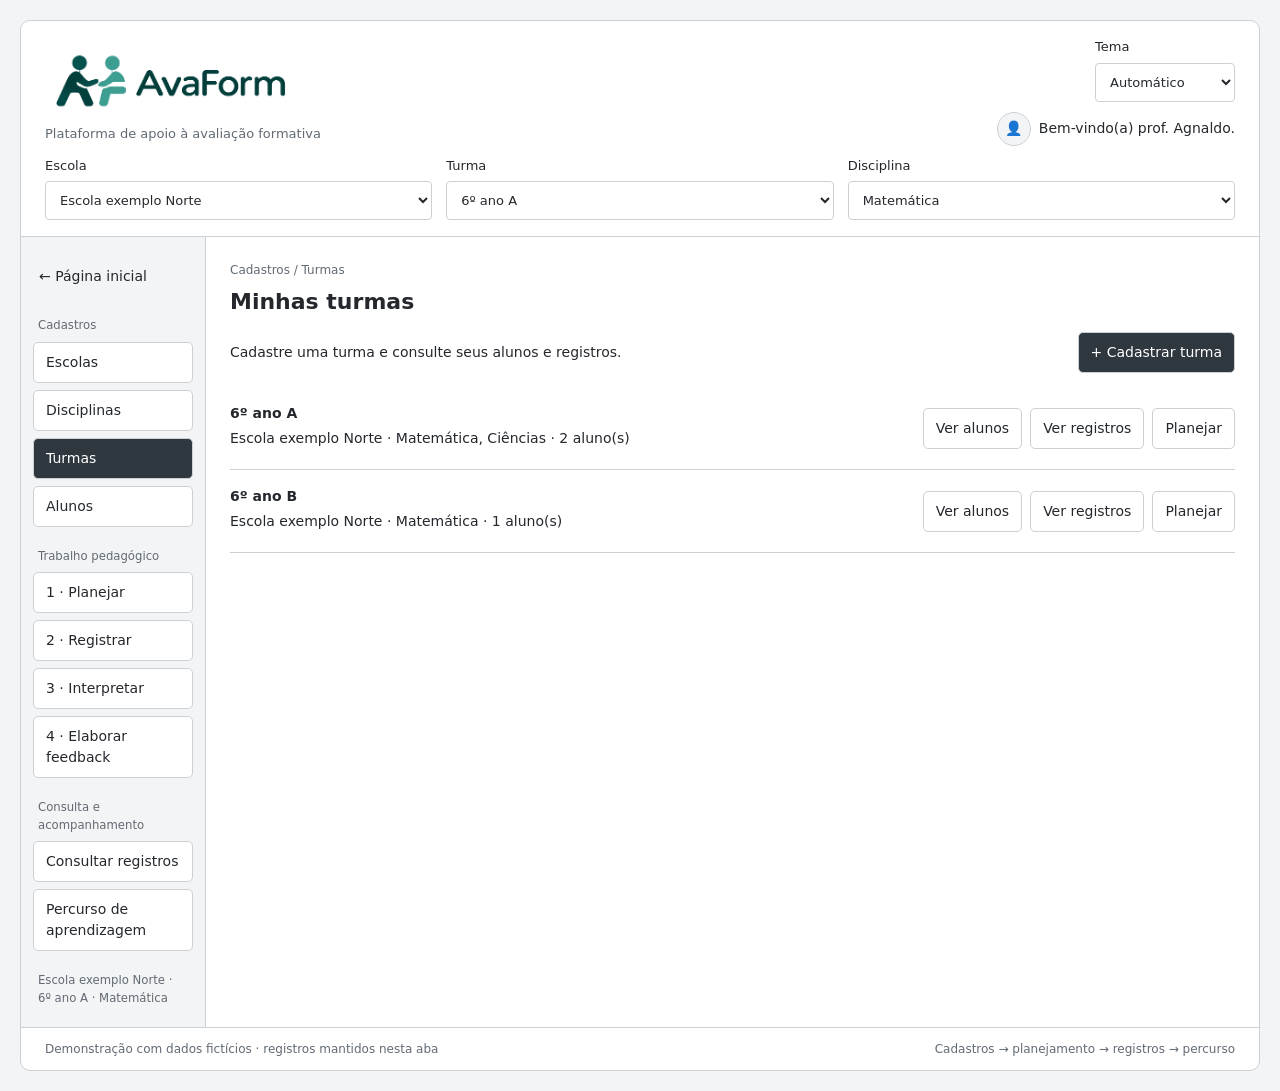
<file: plataforma.html>
<!doctype html>
<html lang="pt-BR" data-avaform-public>
<head>
<meta charset="utf-8">
<meta name="viewport" content="width=device-width, initial-scale=1">
<meta name="description" content="AvaForm — Plataforma de apoio à avaliação formativa. Ambiente demonstrativo com dados fictícios.">
<meta http-equiv="Content-Security-Policy" content="default-src 'self'; script-src 'self' 'unsafe-inline'; style-src 'self'; img-src 'self' data:; connect-src 'none'; object-src 'none'; base-uri 'none'; form-action 'none'">
<title>Minha área — AvaForm</title>
<link rel="stylesheet" href="assets/avaform.css">
<script src="assets/tema.js" defer></script>
</head>
<body>
<div id="qualificacao-esboco">

<header><div class="brand"><img id="q-logo" src="assets/logo-avaform-claro.webp" data-light-src="assets/logo-avaform-claro.webp" data-dark-src="assets/logo-avaform-escuro.webp" alt="AvaForm" width="2172" height="724"><span>Plataforma de apoio à avaliação formativa</span></div>
<label class="theme-select">Tema<select id="q-theme"><option value="auto">Automático</option><option value="light">Claro</option><option value="dark">Escuro</option></select></label>
<a class="profile-link" href="perfil.html" aria-label="Abrir perfil de demonstração do professor Agnaldo"><span class="avatar" aria-hidden="true">&#128100;</span><span>Bem-vindo(a) prof. Agnaldo.</span></a>
<div class="context-selectors">
<label class="context-switch">Escola<select id="q-active-school"></select></label>
<label class="context-switch">Turma<select id="q-active-class"></select></label>
<label class="context-switch">Disciplina<select id="q-active-subject"></select></label>
</div></header>
<div class="workspace">
<nav role="tablist" aria-label="Etapas do trabalho docente">
<a class="home-link" href="index.html">← Página inicial</a>
<small>Cadastros</small>
<button type="button" id="q-tab-8" role="tab" aria-controls="q-panel-8" aria-selected="false">Escolas</button>
<button type="button" id="q-tab-9" role="tab" aria-controls="q-panel-9" aria-selected="false">Disciplinas</button>
<button type="button" id="q-tab-5" role="tab" aria-controls="q-panel-5" aria-selected="true">Turmas</button>
<button type="button" id="q-tab-6" role="tab" aria-controls="q-panel-6" aria-selected="false">Alunos</button>
<small>Trabalho pedagógico</small>
<button type="button" id="q-tab-0" role="tab" aria-controls="q-panel-0" aria-selected="false">1 · Planejar</button>
<button type="button" id="q-tab-1" role="tab" aria-controls="q-panel-1" aria-selected="false">2 · Registrar</button>
<button type="button" id="q-tab-2" role="tab" aria-controls="q-panel-2" aria-selected="false">3 · Interpretar</button>
<button type="button" id="q-tab-3" role="tab" aria-controls="q-panel-3" aria-selected="false">4 · Elaborar feedback</button>
<small>Consulta e acompanhamento</small>
<button type="button" id="q-tab-7" role="tab" aria-controls="q-panel-7" aria-selected="false">Consultar registros</button>
<button type="button" id="q-tab-4" role="tab" aria-controls="q-panel-4" aria-selected="false">Percurso de aprendizagem</button>
<small id="q-nav-context">Turma exemplo · 6º ano<br>Matemática</small>
</nav>
<main>
<section id="q-panel-8" role="tabpanel" aria-labelledby="q-tab-8" hidden>
<div class="context">Cadastros / Escolas</div><h2>Minhas escolas</h2>
<div class="toolbar"><span>Organize as escolas em que você atua.</span><button type="button" class="primary" data-open-form="q-school-form">+ Cadastrar escola</button></div>
<form id="q-school-form" class="detail" hidden><h3>Nova escola</h3><div class="fields">
<label class="full">Nome da escola<input id="q-school-name" required placeholder="Ex.: Escola exemplo Centro"></label></div>
<div class="actions"><button type="submit" class="primary">Salvar escola</button><button type="button" data-close-form="q-school-form">Cancelar</button></div></form>
<div id="q-school-list"></div>
</section>
<section id="q-panel-9" role="tabpanel" aria-labelledby="q-tab-9" hidden>
<div class="context">Cadastros / Disciplinas</div><h2>Minhas disciplinas</h2>
<div class="toolbar"><span>Cadastre uma vez e vincule às turmas em que você leciona.</span><button type="button" class="primary" data-open-form="q-subject-form">+ Cadastrar disciplina</button></div>
<form id="q-subject-form" class="detail" hidden><h3>Nova disciplina</h3><div class="fields">
<label class="full">Nome da disciplina<input id="q-subject-name" required placeholder="Ex.: História"></label></div>
<div class="actions"><button type="submit" class="primary">Salvar disciplina</button><button type="button" data-close-form="q-subject-form">Cancelar</button></div></form>
<div id="q-subject-list"></div>
<form id="q-subject-link-form" class="detail"><h3>Vincular disciplina a uma turma</h3><div class="fields">
<label>Disciplina cadastrada<select id="q-link-subject" required></select></label>
<label>Escola e turma<select id="q-link-class" required></select></label></div>
<button type="submit" class="primary">Vincular à turma</button></form>
</section>
<section id="q-panel-5" role="tabpanel" aria-labelledby="q-tab-5">
<div class="context">Cadastros / Turmas</div><h2>Minhas turmas</h2>
<div class="toolbar"><span>Cadastre uma turma e consulte seus alunos e registros.</span><button type="button" class="primary" data-open-form="q-class-form">+ Cadastrar turma</button></div>
<form id="q-class-form" class="detail" hidden>
<h3>Nova turma · cadastro de demonstração</h3><div class="fields">
<label>Nome da turma<input id="q-class-name" required placeholder="Ex.: 6º ano C"></label>
<label>Escola cadastrada<select id="q-class-school" required></select></label>
<label>Ano / nível de ensino<input id="q-class-year" required placeholder="Ex.: 6º ano"></label>
<label>Disciplinas em que você atua<select id="q-class-subject" multiple size="4" required></select><span class="fine">Selecione uma ou mais disciplinas cadastradas.</span></label></div>
<div class="actions"><button class="primary" type="submit">Salvar turma</button><button type="button" data-close-form="q-class-form">Cancelar</button></div></form>
<div id="q-class-list"></div>
</section>
<section id="q-panel-6" role="tabpanel" aria-labelledby="q-tab-6" hidden>
<div class="context" data-class-context>Cadastros / Alunos</div><h2>Alunos da turma</h2>
<div class="toolbar"><span id="q-student-count"></span><button type="button" class="primary" data-open-form="q-student-form">+ Cadastrar aluno</button></div>
<form id="q-student-form" class="detail" hidden><h3>Novo aluno · cadastro de demonstração</h3><div class="fields">
<label>Nome de exibição<input id="q-student-name" required placeholder="Use um nome fictício neste esboço"></label>
<label>Identificador escolar · opcional<input id="q-student-code" placeholder="Ex.: EX-003"></label></div>
<div class="actions"><button class="primary" type="submit">Salvar aluno nesta turma</button><button type="button" data-close-form="q-student-form">Cancelar</button></div></form>
<div id="q-student-list"></div>
</section>
<section id="q-panel-7" role="tabpanel" aria-labelledby="q-tab-7" hidden>
<div class="context" data-class-context>Consulta / Registros pedagógicos</div><h2>Consultar registros</h2>
<p class="fine">Observações, interpretações, feedbacks e decisões vinculados ao aluno e à atividade.</p>
<div class="fields">
<label>Aluno<select id="q-filter-student"></select></label>
<label>Atividade<select id="q-filter-activity"></select></label>
<label>Período inicial<input type="date" id="q-filter-from"></label>
<label>Período final<input type="date" id="q-filter-to"></label>
</div>
<div class="toolbar"><span id="q-record-count" role="status"></span><button type="button" class="primary" id="q-new-record">+ Novo registro</button></div>
<div id="q-record-list"></div>
<section class="detail" id="q-record-detail" hidden aria-label="Detalhes do registro selecionado">
<h3 id="q-detail-title"></h3><div id="q-detail-content"></div>
<div class="actions"><button type="button" id="q-edit-record">Abrir para revisar</button><button type="button" id="q-detail-history">Ver percurso deste aluno</button><button type="button" data-close-form="q-record-detail">Fechar detalhes</button></div>
</section>
</section>
<section id="q-panel-0" role="tabpanel" aria-labelledby="q-tab-0" hidden>
<div class="context" data-class-context></div><h2>Planejar a avaliação</h2><p>Defina o que observar e quais critérios orientarão a análise.</p>
<div class="fields">
<label>Nome da atividade<input id="q-plan-name" value="Comparação de frações"></label>
<label>Instrumento<select><option>Resolução de problemas com justificativa</option><option>Observação durante atividade</option><option>Discussão em grupo</option></select></label>
<label class="full">Objetivo de aprendizagem<textarea id="q-plan-objective">Comparar frações e explicar a estratégia utilizada.</textarea></label>
<label class="full">Habilidade da BNCC<input id="q-plan-bncc" placeholder="Selecionar no catálogo da BNCC"></label>
<label class="full">Critérios<textarea id="q-plan-criteria">• Compara as frações propostas.
• Justifica a comparação com desenho ou argumento.
• Revê a estratégia quando encontra uma inconsistência.</textarea></label>
</div>
<div class="actions"><button type="button" data-ai="plan">Solicitar ideias à IA · opcional</button><button type="button" class="primary" data-next="1">Salvar planejamento e registrar →</button></div>
<div class="box" id="q-ai-plan" hidden><h3>Exemplo de sugestão · ainda não incorporada</h3><p>Propor a comparação de 1/2 e 1/3 com desenhos de inteiros do mesmo tamanho e pedir que o estudante explique sua escolha.</p><button type="button" data-status="Sugestão disponível para revisão do professor.">Revisar proposta</button></div>
</section>
<section id="q-panel-1" role="tabpanel" aria-labelledby="q-tab-1" hidden>
<div class="context" data-class-context></div><h2>Registrar uma observação</h2><p>Relacione o registro à atividade e aos critérios planejados.</p>
<div class="fields"><label>Estudante<select id="q-record-student"></select></label><label>Data do registro<input type="date" id="q-record-date" value="2026-11-12"></label><label class="full">Atividade vinculada<input id="q-record-activity" value="Comparação de frações" readonly></label>
<label class="full">Observação do professor<textarea id="q-observation">Ao comparar 1/2 e 1/3, escolheu 1/3 e explicou: “3 é maior que 2”. Ainda não utilizou desenho para justificar.</textarea></label></div>
<div class="box"><h3>Produção do estudante · anexo opcional</h3><p class="fine">Fotografia, arquivo ou registro textual. Nenhum arquivo será enviado.</p><label>Selecionar arquivo para demonstração<input type="file" id="q-attachment"></label><p id="q-attachment-label" class="fine">Sem anexo.</p></div>
<div class="actions"><button type="button" class="primary" data-next="2">Salvar registro e interpretar →</button></div>
</section>
<section id="q-panel-2" role="tabpanel" aria-labelledby="q-tab-2" hidden>
<div class="context" data-student-context></div><h2>Interpretar as evidências</h2>
<div class="box"><h3>Registro consultado</h3><p id="q-observation-preview">Ao comparar 1/2 e 1/3, escolheu 1/3 e explicou: “3 é maior que 2”. Ainda não utilizou desenho para justificar.</p><p class="fine" id="q-criteria-preview"></p></div>
<label>Interpretação do professor<textarea id="q-interpretation" placeholder="O que este registro permite compreender? O que ainda precisa ser observado?"></textarea></label>
<div class="actions"><button type="button" data-ai="interpret">Solicitar apoio da IA · opcional</button><button type="button" class="primary" data-next="3">Salvar interpretação e elaborar feedback →</button></div>
<div class="box" id="q-ai-interpret" hidden><h3>Sugestão ilustrativa da IA · aguarda revisão</h3><p>O argumento registrado sugere uma comparação dos denominadores como números naturais. Uma nova atividade com representações do mesmo inteiro pode ajudar a investigar a estratégia.</p><div class="actions"><button type="button" id="q-use-interpret">Usar como rascunho e editar</button><button type="button" data-dismiss="interpret">Descartar sugestão</button></div></div>
</section>
<section id="q-panel-3" role="tabpanel" aria-labelledby="q-tab-3" hidden>
<div class="context" data-student-context></div><h2>Elaborar o feedback</h2><p>Prepare uma devolutiva ligada ao registro e aos próximos passos.</p>
<div class="box"><h3>Contexto da devolutiva</h3><p id="q-objective-preview"></p><p id="q-feedback-evidence" class="fine"></p></div>
<label>Feedback do professor<textarea id="q-feedback" placeholder="Escreva sua devolutiva ou revise uma sugestão da IA."></textarea></label>
<div class="actions"><button type="button" data-ai="feedback">Solicitar rascunho à IA · opcional</button><button type="button" class="primary" data-next="4">Salvar feedback e ver percurso →</button></div>
<div class="box" id="q-ai-feedback" hidden><h3>Rascunho ilustrativo da IA</h3><p>Você explicou sua escolha comparando os números 2 e 3. Agora desenhe dois retângulos iguais: divida um em duas partes iguais e o outro em três. Pinte uma parte de cada e compare. Sua resposta continua a mesma? Explique.</p><div class="actions"><button type="button" id="q-use-feedback">Usar como rascunho e editar</button><button type="button" data-dismiss="feedback">Descartar sugestão</button></div></div>
</section>
<section id="q-panel-4" role="tabpanel" aria-labelledby="q-tab-4" hidden>
<div class="context" data-class-context></div><h2>Percurso de aprendizagem</h2>
<p class="fine">Relacione as evidências de diferentes momentos e registre os próximos passos pedagógicos.</p>
<label>Aluno<select id="q-history-student"></select></label>
<section class="detail" aria-label="Comparação de momentos"><h3>Entre os momentos registrados</h3><div id="q-moments"></div>
<label>Reflexão do professor sobre o percurso<textarea id="q-course-reflection" placeholder="O que mudou? Que dificuldades permanecem? Que outras evidências são necessárias?"></textarea></label>
<div class="actions"><button type="button" id="q-save-reflection">Salvar reflexão sobre o percurso</button></div></section>
<h3>Registros em sequência</h3>
<div class="timeline" id="q-history-list"></div>
<div class="detail" id="q-decision-editor">
<h3>Decisão vinculada ao registro em revisão</h3><p id="q-decision-context" class="fine"></p>
<label>Intervenção planejada<textarea id="q-decision">Retomar a comparação com desenhos de inteiros do mesmo tamanho e solicitar uma nova justificativa.</textarea></label>
<div class="fields"><label>O que observar no próximo encontro?<textarea id="q-next-observation">Como o estudante relaciona a quantidade de partes ao tamanho de cada parte.</textarea></label><label>Próxima atividade<input id="q-next-activity" value="Nova comparação com representação visual"></label></div>
<div class="actions"><button type="button" id="q-save-decision" class="primary">Salvar decisão no registro</button></div></div>
<div class="actions"><button type="button" id="q-history-new">+ Nova evidência deste aluno</button><button type="button" data-next="7">Consultar todos os registros</button></div>
</section>
</main></div>
<footer><span id="q-status" role="status" aria-live="polite">Demonstração com dados fictícios · registros mantidos nesta aba</span><span>Cadastros → planejamento → registros → percurso</span></footer>
<script>
(function(){
const root=document.getElementById('qualificacao-esboco');
const $=id=>root.querySelector('#'+id);
const status=$('q-status');
const classes=[{id:'c1',name:'6º ano A',school:'Escola exemplo Norte',year:'6º ano',subjects:['Matemática','Ciências']},{id:'c2',name:'6º ano B',school:'Escola exemplo Norte',year:'6º ano',subjects:['Matemática']},{id:'c3',name:'6º ano A',school:'Escola exemplo Sul',year:'6º ano',subjects:['Ciências','Matemática']}];
const schools=[...new Set(classes.map(c=>c.school))];
const subjects=[...new Set(classes.flatMap(c=>c.subjects))];
const sameName=(a,b)=>a.localeCompare(b,undefined,{sensitivity:'base'})===0;
const students=[{id:'s1',classId:'c1',name:'Estudante A · fictício',code:'EX-001'},{id:'s2',classId:'c1',name:'Estudante B · fictício',code:'EX-002'},{id:'s3',classId:'c2',name:'Estudante C · fictício',code:'EX-003'}];
const plan={activity:'Comparação de frações',objective:'Comparar frações e explicar a estratégia utilizada.',criteria:'Compara as frações; justifica a estratégia; revê inconsistências.',bncc:''};
const records=[
{...plan,id:'r1',classId:'c1',studentId:'s1',date:'2026-11-05',observation:'Ao comparar 1/2 e 1/3, escolheu 1/3 porque 3 é maior que 2.',interpretation:'A justificativa sugere comparação dos denominadores como números naturais. É necessário investigar essa hipótese.',feedback:'Desenhe dois retângulos iguais, divididos em duas e em três partes. Pinte uma parte de cada e explique sua comparação.',decision:'Retomar o problema com representações visuais.',nextObservation:'Observar a relação entre número de partes e tamanho de cada parte.',nextActivity:'Comparação com desenhos',attachment:'',origin:'Exemplo preenchido para demonstração'},
{...plan,id:'r2',classId:'c1',studentId:'s1',date:'2026-11-12',observation:'Com desenhos de inteiros iguais, indicou 1/2 como maior que 1/3 e explicou que cada metade ocupa mais espaço.',interpretation:'Neste problema, a justificativa relaciona a comparação à representação. Ainda é preciso observar outras situações.',feedback:'Seu desenho ajudou a explicar a comparação. Como você compararia 1/4 e 1/2?',decision:'Propor outra comparação e pedir justificativa sem oferecer o desenho pronto.',nextObservation:'Verificar a estratégia em outro problema.',nextActivity:'Comparação de 1/4 e 1/2',attachment:'',origin:'Exemplo preenchido para demonstração'},
{...plan,id:'r3',classId:'c1',studentId:'s2',date:'2026-11-05',observation:'Comparou corretamente 1/2 e 1/3 com um desenho, mas não explicou oralmente sua estratégia.',interpretation:'A representação é pertinente ao problema; é necessário ouvir a explicação.',feedback:'Conte como o desenho ajudou você a decidir.',decision:'Organizar uma conversa breve sobre a produção.',nextObservation:'Ouvir a justificativa do estudante.',nextActivity:'Explicação da estratégia',attachment:'',origin:'Exemplo preenchido para demonstração'}];
records.forEach(r=>r.subject='Matemática');
records.push({id:'r4',classId:'c1',subject:'Ciências',studentId:'s1',date:'2026-11-12',activity:'Observação de materiais',objective:'Descrever e comparar propriedades observáveis de materiais.',criteria:'Descreve propriedades e justifica o agrupamento.',bncc:'',observation:'Agrupou amostras pela aparência e descreveu diferenças de textura.',interpretation:'O registro permite retomar quais propriedades foram usadas no agrupamento.',feedback:'Que outra propriedade você poderia usar para organizar os materiais?',decision:'Solicitar outro agrupamento e comparar os critérios utilizados.',nextObservation:'Observar a justificativa da escolha das propriedades.',nextActivity:'Comparação de critérios de agrupamento',attachment:'',origin:'Exemplo preenchido para demonstração'});
let activeSchool=classes[0].school,activeClass='c1',activeSubject='Matemática',currentId=null,detailId=null,attachmentName='',seq=10;
const planningDrafts=new Map();
const courseReflections=new Map();
const sections={escolas:8,disciplinas:9,turmas:5,alunos:6,registros:7,planejar:0,registrar:1,interpretar:2,feedback:3,percurso:4};
function saveDemoSession(){
if(!document.documentElement.hasAttribute('data-avaform-public'))return;
try{
rememberPlanning();
sessionStorage.setItem('avaform-demo-session',JSON.stringify({version:1,classes,schools,subjects,students,records,activeSchool,activeClass,activeSubject,currentId,attachmentName,seq,planning:[...planningDrafts],reflections:[...courseReflections],fields:['q-record-date','q-record-student','q-history-student','q-observation','q-interpretation','q-feedback','q-decision','q-next-observation','q-next-activity'].map(id=>[id,$(id).value])}));
}catch{}
}
function loadDemoSession(){
if(!document.documentElement.hasAttribute('data-avaform-public'))return null;
try{
const s=JSON.parse(sessionStorage.getItem('avaform-demo-session'));
if(s?.version!==1||!['classes','schools','subjects','students','records','planning','reflections','fields'].every(k=>Array.isArray(s[k])))return null;
classes.splice(0,classes.length,...s.classes);schools.splice(0,schools.length,...s.schools);subjects.splice(0,subjects.length,...s.subjects);students.splice(0,students.length,...s.students);records.splice(0,records.length,...s.records);
activeSchool=s.activeSchool;activeClass=s.activeClass;activeSubject=s.activeSubject;currentId=s.currentId;attachmentName=s.attachmentName;seq=s.seq;
planningDrafts.clear();s.planning.forEach(([k,v])=>planningDrafts.set(k,v));courseReflections.clear();s.reflections.forEach(([k,v])=>courseReflections.set(k,v));
return s.fields;
}catch{return null;}
}
planningDrafts.set('c1|Ciências',['Observação de materiais','Descrever e comparar propriedades observáveis de materiais.','Descreve propriedades e justifica o agrupamento.','']);
const contextKey=()=>activeClass+'|'+activeSubject;
const planningFields=['q-plan-name','q-plan-objective','q-plan-criteria','q-plan-bncc'];
function rememberPlanning(){planningDrafts.set(contextKey(),planningFields.map(id=>$(id).value));}
function restorePlanning(){const saved=planningDrafts.get(contextKey())||['','','',''];planningFields.forEach((id,i)=>$(id).value=saved[i]);}
rememberPlanning();
const selectedStudent=()=>$('q-record-student').value;
const studentName=id=>students.find(s=>s.id===id)?.name||'Sem aluno selecionado';
function text(tag,value){const e=document.createElement(tag);e.textContent=value;return e;}
function button(label,fn){const b=text('button',label);b.type='button';b.className='cursor-interaction';b.addEventListener('click',fn);return b;}
function fillSelect(id,items,blank){const e=$(id),old=e.value;e.replaceChildren();if(blank)e.add(new Option(blank,''));items.forEach(x=>e.add(new Option(x.name,x.id)));if([...e.options].some(o=>o.value===old))e.value=old;}
function classStudents(){return students.filter(s=>s.classId===activeClass);}
function refreshContext(){
const c=classes.find(c=>c.id===activeClass);
fillSelect('q-active-school',schools.map(s=>({id:s,name:s})));$('q-active-school').value=activeSchool;
fillSelect('q-active-class',classes.filter(c=>c.school===activeSchool));$('q-active-class').value=activeClass;
fillSelect('q-active-subject',(c?.subjects||[]).map(s=>({id:s,name:s})));$('q-active-subject').value=activeSubject;
$('q-active-class').disabled=!c;$('q-active-subject').disabled=!c;
fillSelect('q-class-school',schools.map(s=>({id:s,name:s})));$('q-class-school').value=activeSchool;
const chosen=[...$('q-class-subject').selectedOptions].map(o=>o.value);
$('q-class-subject').replaceChildren();subjects.forEach(s=>{const o=new Option(s,s);o.selected=chosen.includes(s);$('q-class-subject').add(o);});
fillSelect('q-link-subject',subjects.map(s=>({id:s,name:s})));
fillSelect('q-link-class',classes.map(c=>({id:c.id,name:c.school+' / '+c.name})));
['q-tab-0','q-tab-1','q-tab-2','q-tab-3','q-tab-4','q-tab-6','q-new-record','q-history-new'].forEach(id=>$(id).disabled=!c);
['q-record-student','q-history-student'].forEach(id=>fillSelect(id,classStudents()));
fillSelect('q-filter-student',classStudents(),'Todos os alunos');
root.querySelectorAll('[data-class-context]').forEach(e=>e.textContent=activeSchool+' / '+(c?.name||'Sem turma')+' / '+(activeSubject||'Sem disciplina'));
$('q-nav-context').textContent=c?activeSchool+' · '+c.name+' · '+activeSubject:activeSchool+' · cadastre uma turma para iniciar';
$('q-student-count').textContent=classStudents().length+' aluno(s) · cadastro comum às disciplinas da turma';
refreshPreviews();renderSchools();renderSubjects();renderClasses();renderStudents();renderRecords();renderHistory();
}
function refreshPreviews(){
$('q-record-activity').value=$('q-plan-name').value;
$('q-observation-preview').textContent=$('q-observation').value;
$('q-criteria-preview').textContent='Critérios: '+$('q-plan-criteria').value;
$('q-objective-preview').textContent='Objetivo: '+$('q-plan-objective').value;
$('q-feedback-evidence').textContent='Registro: '+$('q-observation').value;
root.querySelectorAll('[data-student-context]').forEach(e=>e.textContent=studentName(selectedStudent())+' / '+$('q-plan-name').value);
root.querySelectorAll('[data-ai]').forEach(b=>b.disabled=activeSubject!=='Matemática');
root.querySelectorAll('[id^="q-ai-"]').forEach(e=>{if(activeSubject!=='Matemática')e.hidden=true;});
}
function show(n){
if(document.documentElement.hasAttribute('data-avaform-public')){
const section=Object.keys(sections).find(k=>sections[k]===n);
if(section){const url=new URL(window.location.href);url.searchParams.set('secao',section);history.replaceState(null,'',url);}
}
root.querySelectorAll('[role="tab"]').forEach(b=>b.setAttribute('aria-selected',String(b.id==='q-tab-'+n)));
root.querySelectorAll('[role="tabpanel"]').forEach(p=>p.hidden=p.id!=='q-panel-'+n);
refreshPreviews();if(n===5)renderClasses();if(n===6)renderStudents();if(n===7)renderRecords();if(n===4)renderHistory();if(n===8)renderSchools();if(n===9)renderSubjects();
}
function row(title,subtitle,actions){const e=text('div','');e.className='list-item';const info=text('div','');info.append(text('strong',title),text('p',subtitle));const a=text('div','');a.className='actions';actions.forEach(x=>a.append(button(x[0],x[1])));e.append(info,a);return e;}
function changeClass(id,subject){
rememberPlanning();activeClass=id||'';const c=classes.find(c=>c.id===id);if(c)activeSchool=c.school;activeSubject=c?(c.subjects.includes(subject)?subject:(c.subjects.includes(activeSubject)?activeSubject:c.subjects[0])):'';restorePlanning();
currentId=null;detailId=null;$('q-record-detail').hidden=true;$('q-filter-student').value='';$('q-filter-activity').value='';
['q-observation','q-interpretation','q-feedback','q-decision','q-next-observation','q-next-activity'].forEach(id=>$(id).value='');
attachmentName='';$('q-attachment').value='';$('q-attachment-label').textContent='Sem anexo.';refreshContext();
status.textContent=c?'Contexto: '+activeSchool+' / '+c.name+' / '+activeSubject+'. Consulte os registros salvos neste contexto.':'Escola selecionada. Cadastre uma turma e vincule suas disciplinas para iniciar.';
}
function selectSchool(name){const c=classes.find(c=>c.school===name);if(c)changeClass(c.id);else{rememberPlanning();activeSchool=name;changeClass(null);}show(5);}
function renderSchools(){
const list=$('q-school-list');list.replaceChildren();
schools.forEach(s=>list.append(row(s,classes.filter(c=>c.school===s).length+' turma(s) cadastrada(s)',[
['Ver turmas',()=>selectSchool(s)],
['Cadastrar turma',()=>{selectSchool(s);$('q-class-form').hidden=false;}]
])));
}
function renderSubjects(){
const list=$('q-subject-list');list.replaceChildren();
subjects.forEach(s=>{const linked=classes.filter(c=>c.subjects.includes(s));list.append(row(s,linked.length?linked.map(c=>c.school+' / '+c.name).join(' · '):'Ainda não vinculada a uma turma',[
['Vincular a uma turma',()=>{$('q-link-subject').value=s;$('q-link-class').focus();}]
]));});
$('q-subject-link-form').hidden=!classes.length;
}
function renderClasses(){
const list=$('q-class-list');list.replaceChildren();
classes.filter(c=>c.school===activeSchool).forEach(c=>{const count=students.filter(s=>s.classId===c.id).length;list.append(row(c.name,c.school+' · '+c.subjects.join(', ')+' · '+count+' aluno(s)',[
['Ver alunos',()=>{changeClass(c.id);show(6);}],
['Ver registros',()=>{changeClass(c.id);show(7);}],
['Planejar',()=>{changeClass(c.id);show(0);}]
]));});
if(!list.children.length)list.append(text('p','Esta escola ainda não possui turmas. Use Cadastrar turma para iniciar.'));
}
function renderStudents(){
const list=$('q-student-list');list.replaceChildren();$('q-student-count').textContent=classStudents().length+' aluno(s) · cadastro comum às disciplinas da turma';
classStudents().forEach(s=>list.append(row(s.name,s.code||'Sem identificador',[
['Ver registros',()=>{$('q-filter-student').value=s.id;show(7);}],
['Ver percurso',()=>{$('q-history-student').value=s.id;show(4);}],
['Novo registro',()=>newRecord(s.id)]
])));
if(!classStudents().length)list.append(text('p','Nenhum aluno cadastrado nesta turma.'));
}
function renderRecords(){
const own=records.filter(r=>r.classId===activeClass&&r.subject===activeSubject);
fillSelect('q-filter-activity',[...new Set(own.map(r=>r.activity))].map(a=>({id:a,name:a})),'Todas as atividades');
const sid=$('q-filter-student').value,activity=$('q-filter-activity').value,from=$('q-filter-from').value,to=$('q-filter-to').value;
const filtered=own.filter(r=>(!sid||r.studentId===sid)&&(!activity||r.activity===activity)&&(!from||r.date>=from)&&(!to||r.date<=to)).sort((a,b)=>b.date.localeCompare(a.date));
$('q-record-count').textContent=filtered.length+' registro(s) encontrado(s)';
const list=$('q-record-list');list.replaceChildren();
filtered.forEach(r=>list.append(row(studentName(r.studentId),r.date.split('-').reverse().join('/')+' · '+r.activity+' · '+(r.feedback?'Com feedback':'Feedback a elaborar'),[['Abrir registro',()=>openDetail(r.id)]])));
if(!filtered.length)list.append(text('p','Nenhum registro para os filtros selecionados.'));
}
function openDetail(id){
detailId=id;const r=records.find(r=>r.id===id);$('q-detail-title').textContent=studentName(r.studentId)+' · '+r.date.split('-').reverse().join('/');
const d=$('q-detail-content');d.replaceChildren();
[['Escola',classes.find(c=>c.id===r.classId).school],['Turma',classes.find(c=>c.id===r.classId).name],['Disciplina',r.subject],['Atividade',r.activity],['Objetivo',r.objective],['Critérios',r.criteria],['BNCC',r.bncc||'Não selecionada neste esboço'],['Observação',r.observation],['Interpretação docente',r.interpretation],['Feedback',r.feedback],['Decisão pedagógica',r.decision],['Próxima observação',r.nextObservation],['Próxima atividade',r.nextActivity],['Anexo',r.attachment||'Sem anexo'],['Origem',r.origin]].forEach(([k,v])=>d.append(text('h3',k),text('p',v||'Ainda não registrado.')));
$('q-record-detail').hidden=false;
}
function loadRecord(id,view=1){
const r=records.find(r=>r.id===id);if(r.classId!==activeClass||r.subject!==activeSubject)changeClass(r.classId,r.subject);currentId=id;
$('q-record-student').value=r.studentId;$('q-history-student').value=r.studentId;
[['q-record-date',r.date],['q-plan-name',r.activity],['q-plan-objective',r.objective],['q-plan-criteria',r.criteria],['q-plan-bncc',r.bncc],['q-observation',r.observation],['q-interpretation',r.interpretation],['q-feedback',r.feedback],['q-decision',r.decision],['q-next-observation',r.nextObservation],['q-next-activity',r.nextActivity]].forEach(([id,v])=>$(id).value=v||'');
attachmentName=r.attachment||'';$('q-attachment-label').textContent=attachmentName||'Sem anexo.';show(view);
}
function saveRecord(){
if(!activeClass||!activeSubject){status.textContent='Selecione escola, turma e disciplina antes de salvar.';return false;}
if(!selectedStudent()){status.textContent='Cadastre e selecione um aluno antes de salvar o registro.';return false;}
if(!$('q-observation').value.trim()||!$('q-record-date').value||!$('q-plan-name').value.trim()){status.textContent='Informe atividade, data e observação para salvar.';return false;}
let r=records.find(r=>r.id===currentId);if(!r){r={id:'r'+(++seq)};records.push(r);currentId=r.id;}
Object.assign(r,{classId:activeClass,subject:activeSubject,studentId:selectedStudent(),date:$('q-record-date').value,activity:$('q-plan-name').value,objective:$('q-plan-objective').value,criteria:$('q-plan-criteria').value,bncc:$('q-plan-bncc').value,observation:$('q-observation').value,interpretation:$('q-interpretation').value,feedback:$('q-feedback').value,decision:$('q-decision').value,nextObservation:$('q-next-observation').value,nextActivity:$('q-next-activity').value,attachment:attachmentName,origin:'Salvo nesta demonstração · não persistente'});
$('q-history-student').value=r.studentId;status.textContent='Registro salvo nesta demonstração. Consulte em Consultar registros ou no histórico do aluno.';return true;
}
function newRecord(sid){
currentId=null;if(sid)$('q-record-student').value=sid;
['q-observation','q-interpretation','q-feedback','q-decision','q-next-observation','q-next-activity'].forEach(id=>$(id).value='');attachmentName='';$('q-attachment').value='';$('q-attachment-label').textContent='Sem anexo.';
show(1);status.textContent='Novo registro · preencha a observação e salve.';
}
function renderHistory(){
const sid=$('q-history-student').value,list=$('q-history-list');list.replaceChildren();
const moments=records.filter(r=>r.classId===activeClass&&r.subject===activeSubject&&r.studentId===sid).sort((a,b)=>a.date.localeCompare(b.date));
const summary=$('q-moments');summary.replaceChildren();
if(moments.length>1){
const first=moments[0],last=moments[moments.length-1];
summary.append(text('h3','Primeiro momento · '+first.date.split('-').reverse().join('/')),text('p',first.activity+': '+first.observation),text('h3','Momento mais recente · '+last.date.split('-').reverse().join('/')),text('p',last.activity+': '+last.observation),text('p','A comparação reúne registros do contexto selecionado. A interpretação do percurso cabe ao professor.'));
}else summary.append(text('p',moments.length?'Há apenas um momento registrado. Novas evidências permitirão examinar o percurso.':'Ainda não há evidências registradas para comparar.'));
$('q-course-reflection').value=courseReflections.get(contextKey()+'|'+sid)||'';
$('q-save-reflection').disabled=!sid;
records.filter(r=>r.classId===activeClass&&r.subject===activeSubject&&r.studentId===sid).sort((a,b)=>a.date.localeCompare(b.date)).forEach(r=>{
const e=text('div','');e.className='event';e.append(text('strong',r.date.split('-').reverse().join('/')+' · '+r.activity),text('p',r.observation),text('p','Interpretação: '+(r.interpretation||'A elaborar')),text('p','Feedback: '+(r.feedback||'A elaborar')),text('p','Decisão: '+(r.decision||'A registrar')),button('Revisar este registro',()=>loadRecord(r.id,4)));list.append(e);
});
if(!list.children.length)list.append(text('p','Ainda não há registros para este aluno.'));
const r=records.find(r=>r.id===currentId);
$('q-decision-editor').hidden=!r||r.studentId!==sid;
$('q-decision-context').textContent=r?r.date.split('-').reverse().join('/')+' · '+r.activity:'';
}
root.querySelectorAll('[role="tab"]').forEach(b=>b.addEventListener('click',()=>show(Number(b.id.split('-').pop()))));
root.querySelectorAll('[data-next]').forEach(b=>b.addEventListener('click',()=>{
const n=Number(b.dataset.next);if([2,3,4].includes(n)&&!saveRecord())return;
if(n===1)status.textContent='Planejamento mantido nesta demonstração. Selecione um aluno e registre uma observação.';
show(n);
}));
$('q-active-school').addEventListener('change',()=>selectSchool($('q-active-school').value));
$('q-active-class').addEventListener('change',()=>{changeClass($('q-active-class').value);show(5);});
$('q-active-subject').addEventListener('change',()=>{changeClass(activeClass,$('q-active-subject').value);show(7);});
root.querySelectorAll('[data-open-form]').forEach(b=>b.addEventListener('click',()=>$(b.dataset.openForm).hidden=false));
root.querySelectorAll('[data-close-form]').forEach(b=>b.addEventListener('click',()=>$(b.dataset.closeForm).hidden=true));
$('q-class-form').addEventListener('submit',e=>{e.preventDefault();const selected=[...$('q-class-subject').selectedOptions].map(o=>o.value);if(!selected.length){status.textContent='Selecione ao menos uma disciplina cadastrada.';return;}const name=$('q-class-name').value.trim(),school=$('q-class-school').value;if(!name||classes.some(c=>c.school===school&&sameName(c.name,name))){status.textContent='Informe um nome de turma ainda não cadastrado nesta escola.';return;}const id='c'+(++seq);classes.push({id,name,school,year:$('q-class-year').value.trim(),subjects:selected});$('q-class-form').reset();$('q-class-form').hidden=true;changeClass(id);status.textContent='Turma cadastrada nesta demonstração. Cadastre seus alunos.';show(6);});
$('q-school-form').addEventListener('submit',e=>{e.preventDefault();const name=$('q-school-name').value.trim();if(!name||schools.some(s=>sameName(s,name))){status.textContent='Informe um nome de escola ainda não cadastrado.';return;}schools.push(name);$('q-school-form').reset();$('q-school-form').hidden=true;selectSchool(name);$('q-class-form').hidden=false;status.textContent='Escola cadastrada e disponível no contexto. Cadastre sua primeira turma.';});
$('q-subject-form').addEventListener('submit',e=>{e.preventDefault();const name=$('q-subject-name').value.trim();if(!name||subjects.some(s=>sameName(s,name))){status.textContent='Informe uma disciplina ainda não cadastrada.';return;}subjects.push(name);$('q-subject-form').reset();$('q-subject-form').hidden=true;refreshContext();$('q-link-subject').value=name;status.textContent='Disciplina cadastrada. Vincule-a a uma turma para disponibilizá-la no contexto.';show(9);});
$('q-subject-link-form').addEventListener('submit',e=>{e.preventDefault();const c=classes.find(c=>c.id===$('q-link-class').value),s=$('q-link-subject').value;if(!c||!subjects.includes(s))return;if(!c.subjects.includes(s))c.subjects.push(s);changeClass(c.id,s);show(9);status.textContent='Disciplina vinculada à turma e selecionada no contexto desta demonstração.';});
$('q-student-form').addEventListener('submit',e=>{e.preventDefault();students.push({id:'s'+(++seq),classId:activeClass,name:$('q-student-name').value.trim(),code:$('q-student-code').value.trim()});$('q-student-form').reset();$('q-student-form').hidden=true;refreshContext();status.textContent='Aluno cadastrado nesta demonstração e disponível para novos registros.';});
['q-filter-student','q-filter-activity','q-filter-from','q-filter-to'].forEach(id=>$(id).addEventListener('change',()=>{$('q-record-detail').hidden=true;renderRecords();}));
$('q-history-student').addEventListener('change',renderHistory);
$('q-new-record').addEventListener('click',()=>newRecord($('q-filter-student').value));
$('q-history-new').addEventListener('click',()=>newRecord($('q-history-student').value));
$('q-edit-record').addEventListener('click',()=>loadRecord(detailId));
$('q-detail-history').addEventListener('click',()=>{const r=records.find(r=>r.id===detailId);$('q-history-student').value=r.studentId;show(4);});
$('q-save-decision').addEventListener('click',()=>{if(saveRecord())renderHistory();});
$('q-save-reflection').addEventListener('click',()=>{const sid=$('q-history-student').value;if(!sid)return;courseReflections.set(contextKey()+'|'+sid,$('q-course-reflection').value);status.textContent='Reflexão sobre o percurso salva nesta demonstração, vinculada ao aluno e ao contexto.';});
$('q-record-student').addEventListener('change',()=>newRecord(selectedStudent()));
$('q-attachment').addEventListener('change',()=>{attachmentName=$('q-attachment').files[0]?.name||'';$('q-attachment-label').textContent=attachmentName?'Arquivo selecionado apenas localmente: '+attachmentName:'Sem anexo.';});
root.querySelectorAll('[data-ai]').forEach(b=>b.addEventListener('click',()=>{$('q-ai-'+b.dataset.ai).hidden=false;status.textContent='Exemplo predefinido sobre frações · não é uma resposta gerada por IA.';}));
root.querySelectorAll('[data-dismiss]').forEach(b=>b.addEventListener('click',()=>{$('q-ai-'+b.dataset.dismiss).hidden=true;status.textContent='Sugestão descartada; seu texto foi preservado.';}));
root.querySelectorAll('[data-status]').forEach(b=>b.addEventListener('click',()=>status.textContent=b.dataset.status));
$('q-use-interpret').addEventListener('click',()=>{$('q-interpretation').value='O registro sugere comparação dos denominadores como números naturais. Preciso investigar essa hipótese com uma nova representação.';$('q-ai-interpret').hidden=true;status.textContent='Rascunho inserido para revisão docente.';});
$('q-use-feedback').addEventListener('click',()=>{$('q-feedback').value='Você explicou sua escolha comparando os números 2 e 3. Agora desenhe dois retângulos iguais: divida um em duas partes iguais e o outro em três. Pinte uma parte de cada e compare. Sua resposta continua a mesma? Explique.';$('q-ai-feedback').hidden=true;status.textContent='Rascunho inserido; revise antes de salvar.';});
root.querySelectorAll('button').forEach(b=>b.classList.add('cursor-interaction'));
const savedFields=loadDemoSession();
if(savedFields)restorePlanning();
refreshContext();
if(savedFields)savedFields.forEach(([id,v])=>{if($(id))$(id).value=v;});
window.addEventListener('pagehide',saveDemoSession);
root.querySelectorAll('a[href]').forEach(a=>a.addEventListener('click',saveDemoSession));
const requested=sections[new URLSearchParams(window.location.search).get('secao')];
show(Number.isInteger(requested)&&(activeClass||[5,7,8,9].includes(requested))?requested:5);
})();
</script>
</div>

<noscript>Ative o JavaScript para navegar pela demonstração.</noscript>
</body></html>
</file>
<file: assets/avaform.css>
#qualificacao-esboco{--paper:light-dark(#ffffff,#202327);--ink:light-dark(#24282d,#edf0f2);--dim:light-dark(#626a73,#b4bdc5);--line:light-dark(#cbd0d5,#555e67);--wash:light-dark(#f3f4f5,#2b3035);--active:light-dark(#30383f,#dbe1e5);--onactive:light-dark(#ffffff,#202327);font:14px/1.5 system-ui,sans-serif;color:var(--ink);background:var(--paper);border:1px solid var(--line);border-radius:10px;overflow:hidden}
#qualificacao-esboco *{box-sizing:border-box}
#qualificacao-esboco header{padding:16px 24px;border-bottom:1px solid var(--line);display:grid;grid-template-columns:minmax(0,1fr) auto;align-items:center;gap:10px 24px}
#qualificacao-esboco header strong{font-size:18px;font-weight:600}
#qualificacao-esboco .brand{display:flex;flex-direction:column;gap:2px;min-width:0;grid-column:1;grid-row:1/3}
#qualificacao-esboco .brand img{display:block;width:250px;max-width:100%;height:auto}
#qualificacao-esboco .brand span{font-size:13px;color:var(--dim)}
#qualificacao-esboco .theme-select{grid-column:2;grid-row:1;width:140px;justify-self:end}
#qualificacao-esboco .profile-link{grid-column:2;grid-row:2;display:flex;align-items:center;justify-content:flex-end;gap:8px;color:var(--ink);text-decoration:none;flex-wrap:wrap}
#qualificacao-esboco .avatar{display:inline-flex;width:34px;height:34px;align-items:center;justify-content:center;border:1px solid var(--line);border-radius:50%;background:var(--wash)}
#qualificacao-esboco .home-link{display:block;padding:9px 6px;color:var(--ink);text-decoration:none}
#qualificacao-esboco .home-link:hover,#qualificacao-esboco .profile-link:hover{text-decoration:underline}
#qualificacao-esboco .tag{font-size:12px;color:var(--dim);border:1px dashed var(--line);padding:3px 8px}
#qualificacao-esboco .workspace{display:grid;grid-template-columns:185px minmax(0,1fr)}
#qualificacao-esboco nav{padding:20px 12px;background:var(--wash);border-right:1px solid var(--line);display:flex;flex-direction:column;gap:7px}
#qualificacao-esboco button{font:inherit;color:var(--ink);background:var(--paper);border:1px solid var(--line);border-radius:5px;padding:9px 12px;text-align:left}
#qualificacao-esboco button:hover{background:var(--wash)}
#qualificacao-esboco button[aria-selected="true"],#qualificacao-esboco .primary{background:var(--active);color:var(--onactive)}
#qualificacao-esboco nav small{color:var(--dim);margin:14px 5px 0}
#qualificacao-esboco main{padding:24px;min-width:0}
#qualificacao-esboco h2{font-size:22px;margin:6px 0 4px;font-weight:600}
#qualificacao-esboco h3{font-size:15px;margin:0 0 10px;font-weight:600}
#qualificacao-esboco p{margin:0 0 14px}
#qualificacao-esboco .context{font-size:12px;color:var(--dim)}
#qualificacao-esboco .fields{display:grid;grid-template-columns:1fr 1fr;gap:16px;margin:20px 0}
#qualificacao-esboco label{display:block;font-size:13px}
#qualificacao-esboco input,#qualificacao-esboco textarea,#qualificacao-esboco select{display:block;width:100%;font:inherit;color:var(--ink);background:var(--paper);border:1px solid var(--line);border-radius:4px;padding:10px;margin-top:6px}
#qualificacao-esboco textarea{resize:vertical;min-height:92px}
#qualificacao-esboco .full{grid-column:1/-1}
#qualificacao-esboco .box{border:1px dashed var(--line);padding:16px;margin:18px 0;background:var(--wash)}
#qualificacao-esboco .box p:last-child{margin-bottom:0}
#qualificacao-esboco .actions{display:flex;flex-wrap:wrap;gap:8px;margin-top:18px}
#qualificacao-esboco .fine{font-size:12px;color:var(--dim)}
#qualificacao-esboco .timeline{border-left:2px solid var(--line);margin:20px 0 20px 7px;padding-left:22px}
#qualificacao-esboco .event{margin-bottom:22px}
#qualificacao-esboco .event strong{display:block;margin-bottom:4px}
#qualificacao-esboco footer{border-top:1px solid var(--line);padding:12px 24px;display:flex;justify-content:space-between;gap:12px;flex-wrap:wrap;font-size:12px;color:var(--dim)}
#qualificacao-esboco [hidden]{display:none!important}
#qualificacao-esboco .list-item{padding:16px 0;border-bottom:1px solid var(--line);display:flex;justify-content:space-between;align-items:center;gap:14px;flex-wrap:wrap}
#qualificacao-esboco .list-item p{margin:4px 0}
#qualificacao-esboco .list-item .actions{margin:0}
#qualificacao-esboco .toolbar{display:flex;justify-content:space-between;align-items:center;gap:12px;flex-wrap:wrap;margin:14px 0}
#qualificacao-esboco .context-switch{flex:1 1 170px;min-width:0}
#qualificacao-esboco .context-selectors{display:flex;flex-wrap:wrap;gap:14px;width:100%;grid-column:1/-1}
#qualificacao-esboco .detail{margin:18px 0;padding:16px;border:1px solid var(--line);border-radius:5px;background:var(--wash)}
#qualificacao-esboco .detail p{white-space:pre-wrap;overflow-wrap:anywhere}
@media(max-width:620px){#qualificacao-esboco .workspace{grid-template-columns:1fr}#qualificacao-esboco nav{flex-direction:row;flex-wrap:wrap;border-right:0;border-bottom:1px solid var(--line)}#qualificacao-esboco nav button{flex:1 1 130px}#qualificacao-esboco nav small{width:100%}#qualificacao-esboco main{padding:16px}#qualificacao-esboco .fields{grid-template-columns:1fr}#qualificacao-esboco header{padding-left:16px}}
@media(max-width:620px){#qualificacao-esboco header{gap:12px;padding:12px 16px}#qualificacao-esboco .brand{grid-column:1;grid-row:1}#qualificacao-esboco .brand img{width:190px}#qualificacao-esboco .theme-select{width:110px}#qualificacao-esboco .profile-link{grid-column:1/-1;grid-row:2;justify-self:end}#qualificacao-esboco .context-selectors{grid-row:3}}
@media(max-width:370px){#qualificacao-esboco .brand img{width:145px}#qualificacao-esboco .brand span{font-size:12px}#qualificacao-esboco .theme-select{width:100px}}

:root{color-scheme:light dark}
body{margin:0;padding:20px;background:light-dark(#f3f4f5,#171a1e)}
#qualificacao-esboco{max-width:1280px;margin:auto}
.cursor-interaction,button:not(:disabled){cursor:pointer}
button:disabled{opacity:.5;cursor:not-allowed}
#qualificacao-esboco .landing-main{padding:48px 48px 32px}
#qualificacao-esboco .hero{max-width:850px;padding:16px 0 48px}
#qualificacao-esboco .eyebrow{font-size:12px;letter-spacing:.1em;color:var(--dim);margin:0 0 16px}
#qualificacao-esboco h1{font-size:clamp(28px,4vw,48px);line-height:1.15;letter-spacing:-.03em;font-weight:600;margin:0 0 22px}
#qualificacao-esboco .hero-copy{max-width:670px;font-size:17px;color:var(--dim);line-height:1.7}
#qualificacao-esboco .hero-actions{display:flex;flex-wrap:wrap;gap:12px;margin-top:28px}
#qualificacao-esboco .action-primary,#qualificacao-esboco .action-secondary{display:inline-flex;align-items:center;justify-content:center;gap:16px;padding:12px 18px;border-radius:6px;text-decoration:none;border:1px solid var(--line);color:var(--ink)}
#qualificacao-esboco .action-primary{background:var(--active);color:var(--onactive);border-color:var(--active)}
#qualificacao-esboco .action-secondary:hover,#qualificacao-esboco .entry-card:hover{background:var(--wash)}
#qualificacao-esboco .entry-section{padding:28px 0;border-top:1px solid var(--line)}
#qualificacao-esboco .entry-section h2,#qualificacao-esboco .cycle-section h2{font-size:22px;margin-bottom:20px}
#qualificacao-esboco .entry-grid{display:grid;grid-template-columns:repeat(3,minmax(0,1fr));gap:18px}
#qualificacao-esboco .entry-card{display:flex;flex-direction:column;gap:12px;padding:24px;border:1px solid var(--line);border-radius:8px;text-decoration:none;color:var(--ink)}
#qualificacao-esboco .entry-card h3{font-size:17px;margin:0}
#qualificacao-esboco .entry-card p{color:var(--dim);margin:0}
#qualificacao-esboco .entry-number{font-size:12px;color:var(--dim)}
#qualificacao-esboco .entry-go{margin-top:auto;padding-top:10px}
#qualificacao-esboco .cycle-section{padding:32px 0 12px}
#qualificacao-esboco .subtle{font-size:13px;color:var(--dim)}
#qualificacao-esboco .site-footer{padding:18px 24px}
#qualificacao-esboco .profile-main{max-width:850px}
#qualificacao-esboco .back-link{display:inline-block;margin-bottom:28px;color:var(--ink)}
#qualificacao-esboco .profile-card{display:flex;align-items:center;flex-wrap:wrap;gap:24px;padding:24px;border:1px solid var(--line);border-radius:8px;margin:28px 0}
#qualificacao-esboco .large-avatar{display:flex;align-items:center;justify-content:center;width:74px;height:74px;border:1px solid var(--line);border-radius:50%;font-size:32px;background:var(--wash)}
#qualificacao-esboco .profile-info{padding:20px 0 30px}
#qualificacao-esboco .profile-info .action-primary{margin-top:10px}
@media(max-width:760px){#qualificacao-esboco .entry-grid{grid-template-columns:1fr}#qualificacao-esboco .landing-main{padding:28px 20px}#qualificacao-esboco .hero{padding-bottom:24px}}
@media(max-width:620px){body{padding:8px}}
</file>
